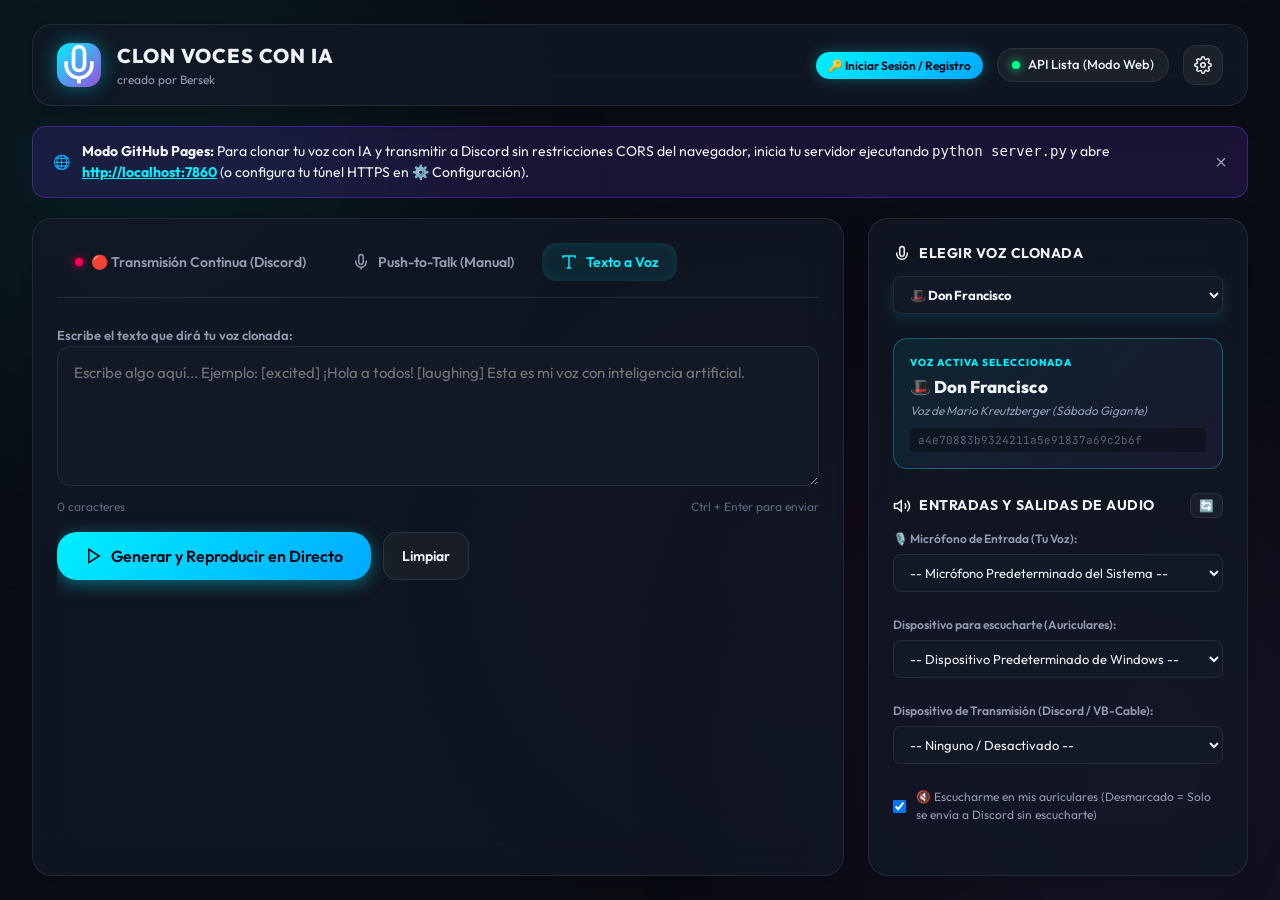
<file: index.html>
<!DOCTYPE html>
<html lang="es">

<head>
    <meta charset="UTF-8">
    <meta name="viewport" content="width=device-width, initial-scale=1.0">
    <title>Clonar voz con IA</title>
    <!-- Google Fonts -->
    <link rel="preconnect" href="https://fonts.googleapis.com">
    <link rel="preconnect" href="https://fonts.gstatic.com" crossorigin>
    <link
        href="https://fonts.googleapis.com/css2?family=Outfit:wght@300;400;500;600;700;800&family=JetBrains+Mono:wght@400;500&display=swap"
        rel="stylesheet">
    <link rel="icon" type="image/svg+xml"
        href="data:image/svg+xml,<svg xmlns='http://www.w3.org/2000/svg' viewBox='0 0 100 100'><text y='.9em' font-size='90'>🎙️</text></svg>">
    <!-- Cache control -->
    <meta http-equiv="Cache-Control" content="no-cache, no-store, must-revalidate">
    <meta http-equiv="Pragma" content="no-cache">
    <meta http-equiv="Expires" content="0">
    <link rel="stylesheet" href="style.css?v=2.5.1">
</head>

<body>
    <!-- Background glow ambient effects -->
    <div class="ambient-glow glow-1"></div>
    <div class="ambient-glow glow-2"></div>
    <div class="ambient-glow glow-3"></div>

    <div class="app-container">
        <!-- Top Navbar -->
        <header class="top-nav">
            <div class="brand">
                <div class="logo-icon">
                    <svg viewBox="0 0 24 24" fill="none" stroke="currentColor" stroke-width="2">
                        <path d="M12 2a3 3 0 0 0-3 3v7a3 3 0 0 0 6 0V5a3 3 0 0 0-3-3Z" />
                        <path d="M19 10v2a7 7 0 0 1-14 0v-2" />
                        <line x1="12" y1="19" x2="12" y2="22" />
                    </svg>
                </div>
                <div>
                    <h1>CLON VOCES CON IA</h1>
                    <p class="subtitle">creado por Bersek</p>
                </div>
            </div>

            <div class="nav-controls">
                <!-- User Auth Profile Widget -->
                <div id="userProfileWidget" class="user-profile-widget">
                    <button id="btnOpenLoginModal" class="btn btn-primary btn-sm btn-glow">
                        <span>🔑 Iniciar Sesión / Registro</span>
                    </button>
                    <div id="userInfoNav" class="user-info-nav hidden">
                        <div class="user-status-pill">
                            <span class="user-avatar">👤</span>
                            <span id="loggedInUsername" class="user-name">Usuario</span>
                            <span class="user-online-dot" title="Conectado a MongoDB"></span>
                        </div>
                        <button id="btnLogout" class="btn btn-outline btn-xs" title="Cerrar sesión">Salir</button>
                    </div>
                </div>

                <div id="apiStatusBadge" class="status-badge checking">
                    <span class="pulse-dot"></span>
                    <span id="statusText">Verificando API...</span>
                </div>

                <a href="https://fish.audio/app/developers" target="_blank" class="btn btn-outline btn-sm"
                    style="display: none;">
                    <svg width="14" height="14" viewBox="0 0 24 24" fill="none" stroke="currentColor" stroke-width="2">
                        <path d="M12 2v20M17 5H9.5a3.5 3.5 0 0 0 0 7h5a3.5 3.5 0 0 1 0 7H6" />
                    </svg>
                    Créditos API
                </a>
                <button id="btnOpenSettings" class="btn btn-icon" title="Configuración">
                    <svg width="18" height="18" viewBox="0 0 24 24" fill="none" stroke="currentColor" stroke-width="2">
                        <circle cx="12" cy="12" r="3" />
                        <path
                            d="M19.4 15a1.65 1.65 0 0 0 .33 1.82l.06.06a2 2 0 0 1 0 2.83 2 2 0 0 1-2.83 0l-.06-.06a1.65 1.65 0 0 0-1.82-.33 1.65 1.65 0 0 0-1 1.51V21a2 2 0 0 1-2 2 2 2 0 0 1-2-2v-.09A1.65 1.65 0 0 0 9 19.4a1.65 1.65 0 0 0-1.82.33l-.06.06a2 2 0 0 1-2.83 0 2 2 0 0 1 0-2.83l.06-.06a1.65 1.65 0 0 0 .33-1.82 1.65 1.65 0 0 0-1.51-1H3a2 2 0 0 1-2-2 2 2 0 0 1 2-2h.09A1.65 1.65 0 0 0 4.6 9a1.65 1.65 0 0 0-.33-1.82l-.06-.06a2 2 0 0 1 0-2.83 2 2 0 0 1 2.83 0l.06.06a1.65 1.65 0 0 0 1.82.33H9a1.65 1.65 0 0 0 1-1.51V3a2 2 0 0 1 2-2 2 2 0 0 1 2 2v.09a1.65 1.65 0 0 0 1 1.51 1.65 1.65 0 0 0 1.82-.33l.06-.06a2 2 0 0 1 2.83 0 2 2 0 0 1 0 2.83l-.06.06a1.65 1.65 0 0 0-.33 1.82V9a1.65 1.65 0 0 0 1.51 1H21a2 2 0 0 1 2 2 2 2 0 0 1-2 2h-.09a1.65 1.65 0 0 0-1.51 1z" />
                    </svg>
                </button>
            </div>
        </header>

        <!-- Credit Alert Banner (Shown if error 402) -->
        <div id="creditAlertBanner" class="credit-banner hidden">
            <div class="banner-content">
                <div class="banner-icon">⚠️</div>
                <div>
                    <strong>Aviso de Crédito de API (Error 402):</strong>
                    <span>Fish Audio gestiona el saldo de la API de forma independiente a la suscripción web. Debes
                        recargar o activar tu saldo de API de desarrollador en <a
                            href="https://fish.audio/app/developers"
                            target="_blank">fish.audio/app/developers</a>.</span>
                </div>
            </div>
            <button class="banner-close"
                onclick="document.getElementById('creditAlertBanner').classList.add('hidden')">×</button>
        </div>

        <!-- Server Connection Alert Banner (Shown on GitHub Pages if backend is not connected) -->
        <div id="corsAlertBanner" class="credit-banner hidden"
            style="background: rgba(124, 58, 237, 0.15); border-color: rgba(124, 58, 237, 0.4);">
            <div class="banner-content">
                <div class="banner-icon">🌐</div>
                <div>
                    <strong>Modo GitHub Pages:</strong>
                    <span>Para clonar tu voz con IA y transmitir a Discord sin restricciones CORS del navegador, inicia
                        tu servidor ejecutando <code>python server.py</code> y abre <a href="http://localhost:7860"
                            style="color:var(--primary); font-weight:bold;">http://localhost:7860</a> (o configura tu
                        túnel HTTPS en ⚙️ Configuración).</span>
                </div>
            </div>
            <button class="banner-close"
                onclick="document.getElementById('corsAlertBanner').classList.add('hidden')">×</button>
        </div>

        <!-- Main Layout Grid -->
        <main class="main-grid">
            <!-- Left Column: Voice Changer & Studio -->
            <section class="panel main-panel">
                <!-- Mode Tabs -->
                <div class="tabs-header">
                    <button class="tab-btn" data-tab="tab-continuous">
                        <span class="live-dot-icon"></span>
                        🔴 Transmisión Continua (Discord)
                    </button>
                    <button class="tab-btn" data-tab="tab-mic">
                        <svg width="18" height="18" viewBox="0 0 24 24" fill="none" stroke="currentColor"
                            stroke-width="2">
                            <path d="M12 2a3 3 0 0 0-3 3v7a3 3 0 0 0 6 0V5a3 3 0 0 0-3-3Z" />
                            <path d="M19 10v2a7 7 0 0 1-14 0v-2" />
                            <line x1="12" y1="19" x2="12" y2="22" />
                        </svg>
                        Push-to-Talk (Manual)
                    </button>
                    <button class="tab-btn active" data-tab="tab-tts">
                        <svg width="18" height="18" viewBox="0 0 24 24" fill="none" stroke="currentColor"
                            stroke-width="2">
                            <polyline points="4 7 4 4 20 4 20 7" />
                            <line x1="9" y1="20" x2="15" y2="20" />
                            <line x1="12" y1="4" x2="12" y2="20" />
                        </svg>
                        Texto a Voz
                    </button>
                    <button class="tab-btn" data-tab="tab-devices" style="display: none;">
                        <svg width="18" height="18" viewBox="0 0 24 24" fill="none" stroke="currentColor"
                            stroke-width="2">
                            <path d="M12 2a3 3 0 0 0-3 3v7a3 3 0 0 0 6 0V5a3 3 0 0 0-3-3Z" />
                            <path d="M19 10v2a7 7 0 0 1-14 0v-2" />
                            <line x1="12" y1="19" x2="12" y2="22" />
                            <circle cx="12" cy="12" r="1" />
                        </svg>
                        🎙️ Selector de Micrófono & Audio
                    </button>
                    <button class="tab-btn" data-tab="tab-guide" style="display: none;">
                        <svg width="18" height="18" viewBox="0 0 24 24" fill="none" stroke="currentColor"
                            stroke-width="2">
                            <circle cx="12" cy="12" r="10" />
                            <line x1="12" y1="16" x2="12" y2="12" />
                            <line x1="12" y1="8" x2="12.01" y2="8" />
                        </svg>
                        Guía Discord / Juegos
                    </button>
                </div>

                <!-- Tab 0: Continuous Live Streaming Mode -->
                <div id="tab-continuous" class="tab-content">
                    <div class="continuous-hub">
                        <!-- Master Live Toggle Banner -->
                        <div class="master-live-card">
                            <div class="live-info">
                                <div class="live-title-row">
                                    <span id="liveStateBadge" class="live-state-badge state-off">
                                        <span class="live-status-dot"></span>
                                        <span id="liveStateText">MODO ESPERA (APAGADO)</span>
                                    </span>
                                    <span class="live-subtext">Detección automática por voz (Manos Libres)</span>
                                </div>
                                <p class="live-desc">Habla con total normalidad. El sistema detectará cuando hablas,
                                    clonará tus frases con Fish Audio y las transmitirá en tiempo real a Discord sin
                                    tocar ningún botón.</p>
                            </div>
                            <div class="live-switch-wrapper">
                                <button id="btnToggleLive" class="btn-live-toggle">
                                    <span class="toggle-icon">⚡</span>
                                    <span id="btnToggleLiveText">ACTIVAR TRANSMISIÓN</span>
                                </button>
                            </div>
                        </div>

                        <!-- Real-Time Voice Activity / Noise Gate Meter -->
                        <div class="vad-meter-card">
                            <div class="meter-header">
                                <span>🎙️ Nivel de Entrada del Micrófono (VAD):</span>
                                <span id="vadStatusText" class="vad-level-text">En silencio</span>
                            </div>
                            <div class="meter-bar-container">
                                <div id="vadMeterFill" class="meter-bar-fill" style="width: 0%;"></div>
                                <div id="vadThresholdLine" class="meter-threshold-marker" style="left: 20%;"
                                    title="Umbral de Activación"></div>
                            </div>
                            <div class="meter-calibration-grid">
                                <div class="calib-item">
                                    <label class="calib-label">Sensibilidad / Umbral de Voz: <span
                                            id="valThreshold">20%</span></label>
                                    <input type="range" id="sliderVadThreshold" min="0" max="60" value="20"
                                        class="range-slider">
                                    <small>Ajusta para que no se active con tu respiración o ruido de fondo.</small>
                                </div>
                                <div class="calib-item">
                                    <label class="calib-label">⚡ Pausa para Enviar (Latencia): <span
                                            id="valSilenceTime">0.4s</span></label>
                                    <input type="range" id="sliderSilenceTime" min="2" max="10" value="4"
                                        class="range-slider">
                                    <small>Menor tiempo = Más rápido y en tiempo real (Recomendado: 0.3s -
                                        0.4s).</small>
                                </div>
                            </div>
                        </div>

                        <!-- Live Stream Sentences Feed -->
                        <div class="live-feed-card">
                            <div class="card-header-sm">
                                <span>📡 Historial de Transmisión en Directo a Discord:</span>
                                <button id="btnClearFeed" class="btn-text-sm">Limpiar feed</button>
                            </div>
                            <div id="liveSentencesFeed" class="sentences-feed">
                                <div class="empty-feed-msg">Cuando actives la transmisión y hables, verás las frases
                                    clonadas transmitiéndose aquí...</div>
                            </div>
                        </div>

                        <!-- Live Output Monitor Player -->
                        <div id="liveAudioCard" class="latest-audio-card hidden" style="margin-top: 16px;">
                            <div class="audio-info">
                                <span class="audio-title">🔊 Última Frase Transmitida</span>
                                <span id="liveAudioStatusTag" class="tag-status">✓ Emitido</span>
                            </div>
                            <audio id="liveAudioPlayer" controls style="width:100%; margin-top:10px;"></audio>
                        </div>
                    </div>
                </div>

                <!-- Tab 1: Live Mic Voice Changer (PTT) -->
                <div id="tab-mic" class="tab-content">
                    <div class="mic-hub">
                        <!-- Canvas Visualizer -->
                        <div class="visualizer-container">
                            <canvas id="visualizerCanvas"></canvas>
                            <div id="recordingBadge" class="rec-badge hidden">
                                <span class="rec-dot"></span> GRABANDO TU VOZ
                            </div>
                            <div id="processingBadge" class="proc-badge hidden">
                                <div class="spinner-small"></div> CLONANDO CON FISH AUDIO...
                            </div>
                        </div>

                        <!-- Big PTT Button -->
                        <div class="ptt-container">
                            <button id="btnPtt" class="ptt-btn">
                                <div class="ptt-inner">
                                    <svg class="mic-svg" viewBox="0 0 24 24" fill="none" stroke="currentColor"
                                        stroke-width="2">
                                        <path d="M12 2a3 3 0 0 0-3 3v7a3 3 0 0 0 6 0V5a3 3 0 0 0-3-3Z" />
                                        <path d="M19 10v2a7 7 0 0 1-14 0v-2" />
                                        <line x1="12" y1="19" x2="12" y2="22" />
                                    </svg>
                                    <span class="ptt-label">MANTÉN PULSADO PARA HABLAR</span>
                                    <span class="ptt-hint">o presiona la tecla [ESPACIO]</span>
                                </div>
                            </button>
                        </div>

                        <!-- Transcription Box -->
                        <div class="transcription-card">
                            <div class="card-header-sm">
                                <span>🗣️ Transcripción Detectada:</span>
                                <span id="transcriptionStatus" class="tag-status">Listo</span>
                            </div>
                            <div id="transcriptionText" class="transcription-text">
                                Habla al micrófono para ver la transcripción aquí y escucharla transformada con la voz
                                de IA...
                            </div>
                        </div>

                        <!-- Audio Player Output -->
                        <div id="latestAudioCard" class="latest-audio-card hidden">
                            <div class="audio-info">
                                <span class="audio-title">✨ Última Voz Clonada</span>
                                <span id="audioDuration" class="tag-status">Listo</span>
                            </div>
                            <audio id="audioPlayer" controls style="width:100%; margin-top:10px;"></audio>
                            <div class="audio-actions-row" style="margin-top: 10px; display: flex; gap: 10px;">
                                <button id="btnReplayMic" class="btn btn-sm btn-outline">🔁 Volver a Escuchar</button>
                                <a id="btnDownloadMic" class="btn btn-sm btn-outline" download="voz_clonada.mp3">⬇️
                                    Descargar MP3</a>
                            </div>
                        </div>
                    </div>
                </div>

                <!-- Tab 2: Text to Speech with Emotion Tags -->
                <div id="tab-tts" class="tab-content active">
                    <div class="tts-hub">
                        <label class="form-label">Escribe el texto que dirá tu voz clonada:</label>

                        <!-- Emotion Tags Quick Insert -->
                        <div class="emotion-tags-bar" style="display: none;">
                            <span class="tags-label">Emociones Fish Audio:</span>
                            <button class="tag-chip" onclick="insertTag('[excited]')">😃 [excited]</button>
                            <button class="tag-chip" onclick="insertTag('[laughing]')">😂 [laughing]</button>
                            <button class="tag-chip" onclick="insertTag('[whispering]')">🤫 [whispering]</button>
                            <button class="tag-chip" onclick="insertTag('[angry]')">😡 [angry]</button>
                            <button class="tag-chip" onclick="insertTag('[crying]')">😭 [crying]</button>
                            <button class="tag-chip" onclick="insertTag('[sighing]')">😮‍💨 [sighing]</button>
                            <button class="tag-chip" onclick="insertTag('[screaming]')">😱 [screaming]</button>
                        </div>

                        <div class="textarea-wrapper">
                            <textarea id="ttsTextInput"
                                placeholder="Escribe algo aquí... Ejemplo: [excited] ¡Hola a todos! [laughing] Esta es mi voz con inteligencia artificial."></textarea>
                            <div class="textarea-footer">
                                <span id="charCount">0 caracteres</span>
                                <span class="key-shortcut">Ctrl + Enter para enviar</span>
                            </div>
                        </div>

                        <div class="tts-actions">
                            <button id="btnGenerateTTS" class="btn btn-primary btn-lg">
                                <svg width="18" height="18" viewBox="0 0 24 24" fill="none" stroke="currentColor"
                                    stroke-width="2">
                                    <polygon points="5 3 19 12 5 21 5 3" />
                                </svg>
                                <span>Generar y Reproducir en Directo</span>
                            </button>
                            <button id="btnClearTTS" class="btn btn-outline">Limpiar</button>
                        </div>

                        <!-- Audio Player Output for TTS -->
                        <div id="ttsAudioCard" class="latest-audio-card hidden" style="margin-top: 20px;">
                            <div class="audio-info">
                                <span class="audio-title">✨ Audio Generado con Voz IA</span>
                                <span id="ttsAudioStatusTag" class="tag-status">Listo</span>
                            </div>
                            <audio id="ttsAudioPlayer" controls style="width:100%; margin-top:10px;"></audio>
                            <div class="audio-actions-row" style="margin-top: 10px; display: flex; gap: 10px;">
                                <button id="btnReplayTTS" class="btn btn-sm btn-outline">🔁 Volver a Escuchar</button>
                                <a id="btnDownloadTTS" class="btn btn-sm btn-outline" download="voz_ia.mp3">⬇️ Descargar
                                    MP3</a>
                            </div>
                        </div>
                    </div>
                </div>

                <!-- Tab 3: Discord / Virtual Cable Guide -->
                <div id="tab-guide" class="tab-content">
                    <div class="guide-card">
                        <h3>🎧 Cómo usar tu Voz Clonada en Discord, Juegos o Zoom</h3>
                        <div class="steps-list">
                            <div class="step-item">
                                <div class="step-num">1</div>
                                <div class="step-desc">
                                    <strong>Selecciona la Salida Secundaria en Configuración:</strong>
                                    <p>En el panel derecho, en <em>"Dispositivo de Transmisión (Discord/Juegos)"</em>,
                                        elige <strong>CABLE Input (VB-Audio Virtual Cable)</strong> o tu canal de
                                        <strong>Voicemeeter</strong>.
                                    </p>
                                </div>
                            </div>
                            <div class="step-item">
                                <div class="step-num">2</div>
                                <div class="step-desc">
                                    <strong>Configura Discord o tu Videojuego:</strong>
                                    <p>Abre Discord -> <em>Ajustes de Usuario</em> -> <em>Voz y Video</em> -> En
                                        <strong>Dispositivo de Entrada</strong> (Micrófono) selecciona <strong>CABLE
                                            Output (VB-Audio Virtual Cable)</strong>.
                                    </p>
                                </div>
                            </div>
                            <div class="step-item">
                                <div class="step-num">3</div>
                                <div class="step-desc">
                                    <strong>¡Habla y diviértete!</strong>
                                    <p>Cada vez que hables por este programa o generes un texto, tus amigos en Discord
                                        escucharán directamente la voz de IA clonada.</p>
                                </div>
                            </div>
                        </div>
                    </div>
                </div>

                <!-- Tab 4: Comprehensive Audio Input & Output Devices Control Center -->
                <div id="tab-devices" class="tab-content">
                    <div class="devices-hub">
                        <!-- Top Banner / Control Bar -->
                        <div class="device-hero-card">
                            <div class="device-hero-info">
                                <div class="device-hero-title">
                                    <span class="device-icon-badge">🎙️</span>
                                    <div>
                                        <h3>Selector de Micrófonos y Dispositivos de Audio</h3>
                                        <p>Elige qué micrófono capturará tu voz y gestiona tus salidas a auriculares y
                                            cables virtuales de Discord.</p>
                                    </div>
                                </div>
                            </div>
                            <div class="device-hero-actions">
                                <button id="btnRefreshDevicesTab" class="btn btn-outline">
                                    <span>🔄</span> Actualizar Dispositivos
                                </button>
                            </div>
                        </div>

                        <!-- Main Input Mic Selector & Live Audio Test Card -->
                        <div class="device-main-card">
                            <div class="section-subtitle space-between">
                                <span>🎙️ 1. SELECCIONAR MICRÓFONO DE ENTRADA ACTIVO</span>
                                <span id="micSelectedBadge" class="status-pill online">Micrófono Activo</span>
                            </div>

                            <div class="form-group" style="margin-top: 14px;">
                                <label class="form-label" style="font-size: 14px; font-weight: 600;">Elegir Micrófono
                                    para Captura de Voz:</label>
                                <select id="selectInputDeviceTab" class="form-select select-mic-large">
                                    <option value="">Cargando micrófonos disponibles...</option>
                                </select>
                            </div>

                            <!-- Live Microphone VU Meter & Test Canvas -->
                            <div class="mic-test-panel">
                                <div class="mic-test-header">
                                    <div class="mic-test-title">
                                        <strong>📊 Prueba de Micrófono en Tiempo Real:</strong>
                                        <span id="micTestStatus" class="status-pill idle">En reposo</span>
                                    </div>
                                    <button id="btnToggleMicTest" class="btn btn-sm btn-primary">
                                        <span id="btnToggleMicTestIcon">▶️</span>
                                        <span id="btnToggleMicTestText">Probar Micrófono</span>
                                    </button>
                                </div>

                                <!-- Dynamic VU Meter Bar -->
                                <div class="vu-meter-wrapper">
                                    <div class="vu-meter-scale">
                                        <span>Silencio</span>
                                        <span>Bajo</span>
                                        <span>Óptimo</span>
                                        <span>Alto / Saturación</span>
                                    </div>
                                    <div class="vu-meter-bar-bg">
                                        <div id="micTestVuFill" class="vu-meter-fill" style="width: 0%;"></div>
                                        <div class="vu-meter-marker-optimal" style="left: 60%;"
                                            title="Nivel Óptimo Recomendado"></div>
                                    </div>
                                </div>

                                <!-- Canvas Waveform -->
                                <canvas id="micTestCanvas" class="mic-test-canvas" width="600" height="70"></canvas>
                                <div class="mic-test-hint">💡 Habla por tu micrófono mientras la prueba esté activa para
                                    verificar que la barra se mueva y que capture tu voz correctamente.</div>
                            </div>
                        </div>

                        <!-- Output Devices Routing Card -->
                        <div class="device-main-card">
                            <div class="section-subtitle">
                                <span>🎧 2. ENRUTAMIENTO DE SALIDAS (AURICULARES Y DISCORD)</span>
                            </div>

                            <div class="routing-grid-two">
                                <div class="routing-box">
                                    <label class="form-label">🎧 Para escucharte a ti mismo
                                        (Auriculares/Parlantes):</label>
                                    <select id="selectPrimaryOutputTab" class="form-select">
                                        <option value="">Cargando salidas...</option>
                                    </select>
                                    <button id="btnTestPrimarySound" class="btn btn-sm btn-outline mt-2">
                                        <span>🔊</span> Probar Tono en Auriculares
                                    </button>
                                </div>

                                <div class="routing-box">
                                    <label class="form-label">⭐ Para transmitir a Discord / Juegos (VB-Cable):</label>
                                    <select id="selectSecondaryOutputTab" class="form-select">
                                        <option value="">Cargando salidas...</option>
                                    </select>
                                    <button id="btnTestSecondarySound" class="btn btn-sm btn-outline mt-2">
                                        <span>🔊</span> Probar Tono en Cable Discord
                                    </button>
                                </div>
                            </div>
                        </div>

                        <!-- Detected Microphones List Grid -->
                        <div class="device-main-card">
                            <div class="section-subtitle space-between">
                                <span>📋 3. TODOS LOS MICRÓFONOS DETECTADOS EN TU SISTEMA</span>
                                <span id="totalMicsBadge" class="status-pill idle">0 detectados</span>
                            </div>
                            <div id="detectedMicsList" class="detected-mics-grid">
                                <!-- Populated dynamically -->
                            </div>
                        </div>
                    </div>
                </div>
            </section>

            <!-- Right Column: Voice Selection & Audio Routing -->
            <aside class="panel side-panel">
                <!-- Active Voice & Dropdown Selector -->
                <div class="side-section">
                    <div class="section-title space-between">
                        <div style="display:flex; align-items:center; gap:8px;">
                            <svg width="18" height="18" viewBox="0 0 24 24" fill="none" stroke="currentColor"
                                stroke-width="2">
                                <path d="M12 2a3 3 0 0 0-3 3v7a3 3 0 0 0 6 0V5a3 3 0 0 0-3-3Z" />
                                <path d="M19 10v2a7 7 0 0 1-14 0v-2" />
                            </svg>
                            <span>Elegir Voz Clonada</span>
                        </div>
                    </div>

                    <!-- Main Voice Dropdown Menu -->
                    <div class="form-group">
                        <select id="voiceDropdownSelect" class="form-select select-voice-main">
                            <option value="">Cargando voces...</option>
                        </select>
                    </div>

                    <div class="active-voice-box">
                        <div class="voice-badge">VOZ ACTIVA SELECCIONADA</div>
                        <div id="activeVoiceName" class="active-voice-name">Cargando...</div>
                        <div id="activeVoiceDesc" class="active-voice-desc">...</div>
                        <div id="activeVoiceId" class="active-voice-id">...</div>
                    </div>
                </div>



                <!-- Audio Output Routing -->
                <div class="side-section">
                    <div class="section-title space-between">
                        <div style="display:flex; align-items:center; gap:8px;">
                            <svg width="18" height="18" viewBox="0 0 24 24" fill="none" stroke="currentColor"
                                stroke-width="2">
                                <polygon points="11 5 6 9 2 9 2 15 6 15 11 19 11 5" />
                                <path d="M19.07 4.93a10 10 0 0 1 0 14.14M15.54 8.46a5 5 0 0 1 0 7.07" />
                            </svg>
                            <span>Entradas y Salidas de Audio</span>
                        </div>
                        <button id="btnRefreshDevicesSide" class="btn btn-xs btn-outline"
                            title="Actualizar lista de micrófonos">🔄</button>
                    </div>

                    <div class="form-group">
                        <label class="form-label-sm">🎙️ Micrófono de Entrada (Tu Voz):</label>
                        <select id="selectInputDevice" class="form-select">
                            <option value="">Cargando micrófonos...</option>
                        </select>
                    </div>

                    <div class="form-group">
                        <label class="form-label-sm">Dispositivo para escucharte (Auriculares):</label>
                        <select id="selectPrimaryOutput" class="form-select">
                            <option value="">Cargando dispositivos...</option>
                        </select>
                    </div>

                    <div class="form-group">
                        <label class="form-label-sm">Dispositivo de Transmisión (Discord / VB-Cable):</label>
                        <select id="selectSecondaryOutput" class="form-select">
                            <option value="">Cargando dispositivos...</option>
                        </select>
                    </div>

                    <div class="checkbox-wrapper">
                        <input type="checkbox" id="checkHearMyself">
                        <label for="checkHearMyself">🔇 Escucharme en mis auriculares (Desmarcado = Solo se envía a
                            Discord sin escucharte)</label>
                    </div>
                </div>

                <!-- Voice Catalog / Bank -->
                <div class="side-section" style="display: none;">
                    <div class="section-title space-between">
                        <span>Lista Rápida de Voces</span>
                        <button id="btnAddNewVoice" class="btn btn-sm btn-outline">+ Añadir ID</button>
                    </div>

                    <div id="voiceList" class="voice-list" style="max-height: none; flex-grow: 1; overflow-y: auto;">
                        <!-- Loaded dynamically -->
                    </div>
                </div>
            </aside>
        </main>
    </div>

    <!-- Modal for Settings -->
    <div id="settingsModal" class="modal-overlay hidden">
        <div class="modal-card">
            <div class="modal-header">
                <h2>⚙️ Configuración General</h2>
                <button class="modal-close" onclick="closeSettingsModal()">×</button>
            </div>
            <div class="modal-body">
                <div class="form-group">
                    <label class="form-label">Fish Audio API Key:</label>
                    <input type="text" id="settingApiKey" class="form-input" placeholder="sk-fish-...">
                </div>
                <div class="form-group">
                    <label class="form-label">Modelo Fish Audio:</label>
                    <select id="settingModel" class="form-select">
                        <option value="s2.1-pro-free" selected>s2.1-pro-free (Predeterminado / Siempre activo)</option>
                        <option value="s2.1-pro">s2.1-pro</option>
                        <option value="s2-pro">s2-pro</option>
                        <option value="s2">s2</option>
                    </select>
                </div>
                <div class="form-group">
                    <label class="form-label">Idioma / Acento de Reconocimiento:</label>
                    <select id="settingLang" class="form-select">
                        <option value="es-CL">🇨🇱 Español (Chile - Modismos y fonética chilena)</option>
                        <option value="es-419">🌎 Español (Latinoamérica General)</option>
                        <option value="es-ES">🇪🇸 Español (España)</option>
                        <option value="es-MX">🇲🇽 Español (México)</option>
                        <option value="es-AR">🇦🇷 Español (Argentina)</option>
                        <option value="en-US">🇺🇸 English (US)</option>
                    </select>
                    <small class="form-help" style="color:var(--primary); margin-top:4px; display:block;">
                        🧠 <strong>Motor Activo:</strong> Whisper AI + Filtro de Ruido Dinámico FFmpeg (Precisión
                        Máxima)
                    </small>
                </div>
                <div class="form-group">
                    <label class="form-label">URL del Servidor Backend (para GitHub Pages):</label>
                    <input type="text" id="settingBackendUrl" class="form-input"
                        placeholder="http://localhost:7860 o https://tu-tunel.ngrok-free.app">
                    <small class="form-help">Si utilizas la web desde GitHub Pages, conéctala a tu servidor local
                        ejecutando <code>python server.py</code> o con tu túnel para evitar bloqueos de CORS del
                        navegador.</small>
                </div>
            </div>
            <div class="modal-footer">
                <button class="btn btn-outline" onclick="closeSettingsModal()">Cancelar</button>
                <button id="btnSaveSettings" class="btn btn-primary">Guardar Cambios</button>
            </div>
        </div>
    </div>

    <!-- Modal for Adding New Voice Reference ID -->
    <div id="newVoiceModal" class="modal-overlay hidden">
        <div class="modal-card">
            <div class="modal-header">
                <h2>➕ Añadir Nueva Voz de Fish Audio</h2>
                <button class="modal-close" onclick="closeNewVoiceModal()">×</button>
            </div>
            <div class="modal-body">
                <div class="form-group">
                    <label class="form-label">Reference ID de Fish Audio:</label>
                    <input type="text" id="newVoiceId" class="form-input"
                        placeholder="Ej: 97582f301e1c4f93a514ceda15e23e26">
                    <small class="form-help">Lo encuentras en la URL de cualquier voz pública en fish.audio</small>
                </div>
                <div class="form-group">
                    <label class="form-label">Nombre para la voz:</label>
                    <input type="text" id="newVoiceName" class="form-input"
                        placeholder="Ej: Mi Voz Clonada / Personaje">
                </div>
                <div class="form-group">
                    <label class="form-label">Descripción (opcional):</label>
                    <input type="text" id="newVoiceDesc" class="form-input" placeholder="Ej: Voz enérgica y juvenil">
                </div>
            </div>
            <div class="modal-footer">
                <button class="btn btn-outline" onclick="closeNewVoiceModal()">Cancelar</button>
                <button id="btnSaveNewVoice" class="btn btn-primary">Guardar Voz</button>
            </div>
        </div>
    </div>

    <!-- Modal for Authentication (Login / Register) -->
    <div id="authModal" class="modal-overlay hidden">
        <div class="modal-card auth-modal-card">
            <div class="modal-header auth-modal-header">
                <div class="auth-tabs">
                    <button id="tabAuthLogin" class="auth-tab-btn active" onclick="switchAuthMode('login')">Iniciar
                        Sesión</button>
                    <button id="tabAuthRegister" class="auth-tab-btn" onclick="switchAuthMode('register')">Crear
                        Cuenta</button>
                </div>
                <button class="modal-close" onclick="closeAuthModal()">×</button>
            </div>

            <div class="modal-body auth-modal-body">
                <!-- Alert error message -->
                <div id="authAlert" class="auth-alert hidden"></div>

                <!-- Username Input -->
                <div class="form-group">
                    <label class="form-label">Nombre de Usuario:</label>
                    <div class="input-with-icon">
                        <span class="input-icon">👤</span>
                        <input type="text" id="authUsername" class="form-input" placeholder="Tu usuario (ej: gamer123)">
                    </div>
                </div>

                <!-- Email Input (Register only) -->
                <div id="authEmailGroup" class="form-group hidden">
                    <label class="form-label">Correo Electrónico (opcional):</label>
                    <div class="input-with-icon">
                        <span class="input-icon">✉️</span>
                        <input type="email" id="authEmail" class="form-input" placeholder="correo@ejemplo.com">
                    </div>
                </div>

                <!-- Password Input -->
                <div class="form-group">
                    <label class="form-label">Contraseña:</label>
                    <div class="input-with-icon">
                        <span class="input-icon">🔒</span>
                        <input type="password" id="authPassword" class="form-input" placeholder="Mínimo 4 caracteres">
                    </div>
                </div>

                <!-- Submit Button -->
                <button id="btnSubmitAuth" class="btn btn-primary btn-block btn-lg"
                    style="margin-top:16px; width:100%;">
                    <span id="btnSubmitAuthText">Iniciar Sesión</span>
                </button>

                <!-- Footer Hint -->
                <p id="authFooterHint" class="auth-footer-hint">
                    ¿No tienes cuenta? <a href="javascript:void(0)" onclick="switchAuthMode('register')">Regístrate
                        aquí</a>
                </p>
            </div>
        </div>
    </div>

    <!-- Toast Notification -->
    <div id="toast" class="toast hidden"></div>

    <script src="app.js?v=2.5.1"></script>
</body>

</html>
</file>
<file: style.css>
:root {
    --bg-main: #0a0d14;
    --bg-card: rgba(18, 24, 38, 0.75);
    --bg-card-hover: rgba(28, 36, 56, 0.85);
    --bg-input: #121826;
    --border-color: rgba(255, 255, 255, 0.08);
    --border-glow: rgba(0, 240, 255, 0.3);
    
    --primary: #00f0ff;
    --primary-glow: rgba(0, 240, 255, 0.4);
    --secondary: #9d4edd;
    --accent: #ff007f;
    --success: #00ff88;
    --warning: #ffb703;
    --danger: #ff3366;
    
    --text-main: #f0f4f8;
    --text-muted: #8e9bb0;
    --text-dim: #5a667a;
    
    --radius-sm: 8px;
    --radius-md: 14px;
    --radius-lg: 20px;
    --radius-xl: 28px;
    
    --transition: all 0.25s cubic-bezier(0.16, 1, 0.3, 1);
}

* {
    margin: 0;
    padding: 0;
    box-sizing: border-box;
}

body {
    font-family: 'Outfit', -apple-system, BlinkMacSystemFont, sans-serif;
    background-color: var(--bg-main);
    color: var(--text-main);
    height: 100vh;
    overflow: hidden;
    position: relative;
    line-height: 1.5;
}

/* Ambient glow background */
.ambient-glow {
    position: fixed;
    border-radius: 50%;
    filter: blur(140px);
    pointer-events: none;
    z-index: 0;
    opacity: 0.25;
}
.glow-1 {
    width: 500px;
    height: 500px;
    background: radial-gradient(circle, var(--primary), transparent 70%);
    top: -100px;
    left: -100px;
}
.glow-2 {
    width: 600px;
    height: 600px;
    background: radial-gradient(circle, var(--secondary), transparent 70%);
    bottom: -150px;
    right: -150px;
}
.glow-3 {
    width: 400px;
    height: 400px;
    background: radial-gradient(circle, var(--accent), transparent 70%);
    top: 40%;
    left: 45%;
    opacity: 0.15;
}

.app-container {
    position: relative;
    z-index: 1;
    max-width: 1440px;
    margin: 0 auto;
    padding: 24px 32px;
    display: flex;
    flex-direction: column;
    gap: 20px;
    height: 100vh;
}

/* Header & Brand */
.top-nav {
    display: flex;
    justify-content: space-between;
    align-items: center;
    padding: 16px 24px;
    background: var(--bg-card);
    backdrop-filter: blur(20px);
    border: 1px solid var(--border-color);
    border-radius: var(--radius-lg);
    box-shadow: 0 8px 32px rgba(0, 0, 0, 0.3);
}

.brand {
    display: flex;
    align-items: center;
    gap: 16px;
}

.logo-icon {
    width: 44px;
    height: 44px;
    background: linear-gradient(135deg, var(--primary), var(--secondary));
    border-radius: var(--radius-md);
    display: flex;
    align-items: center;
    justify-content: center;
    color: #fff;
    box-shadow: 0 0 20px var(--primary-glow);
}

.brand h1 {
    font-size: 20px;
    font-weight: 800;
    letter-spacing: 1px;
}

.brand h1 span {
    color: var(--primary);
    text-shadow: 0 0 10px var(--primary-glow);
}

.subtitle {
    font-size: 12px;
    color: var(--text-muted);
    font-weight: 400;
}

.nav-controls {
    display: flex;
    align-items: center;
    gap: 14px;
}

/* Status Badges */
.status-badge {
    display: flex;
    align-items: center;
    gap: 8px;
    padding: 6px 14px;
    background: rgba(255, 255, 255, 0.05);
    border: 1px solid var(--border-color);
    border-radius: 30px;
    font-size: 13px;
    font-weight: 500;
}

.pulse-dot {
    width: 8px;
    height: 8px;
    border-radius: 50%;
    background: var(--warning);
    box-shadow: 0 0 10px var(--warning);
    animation: pulse 1.5s infinite;
}

.status-badge.online .pulse-dot {
    background: var(--success);
    box-shadow: 0 0 10px var(--success);
}

.status-badge.error .pulse-dot {
    background: var(--danger);
    box-shadow: 0 0 10px var(--danger);
}

@keyframes pulse {
    0%, 100% { transform: scale(1); opacity: 1; }
    50% { transform: scale(1.3); opacity: 0.6; }
}

/* Buttons */
.btn {
    display: inline-flex;
    align-items: center;
    justify-content: center;
    gap: 8px;
    padding: 10px 18px;
    font-size: 14px;
    font-weight: 600;
    border-radius: var(--radius-md);
    cursor: pointer;
    border: none;
    transition: var(--transition);
    text-decoration: none;
    font-family: inherit;
}

.btn-primary {
    background: linear-gradient(135deg, var(--primary), #00a8ff);
    color: #030712;
    box-shadow: 0 4px 18px var(--primary-glow);
}

.btn-primary:hover {
    transform: translateY(-2px);
    box-shadow: 0 6px 24px var(--primary-glow);
    filter: brightness(1.1);
}

.btn-outline {
    background: rgba(255, 255, 255, 0.04);
    border: 1px solid var(--border-color);
    color: var(--text-main);
}

.btn-outline:hover {
    background: rgba(255, 255, 255, 0.09);
    border-color: rgba(255, 255, 255, 0.2);
}

.btn-icon {
    width: 40px;
    height: 40px;
    padding: 0;
    border-radius: var(--radius-md);
    background: rgba(255, 255, 255, 0.05);
    color: var(--text-main);
    border: 1px solid var(--border-color);
}

.btn-icon:hover {
    background: rgba(255, 255, 255, 0.1);
    color: var(--primary);
}

.btn-sm {
    padding: 6px 12px;
    font-size: 12px;
}

.btn-lg {
    padding: 14px 28px;
    font-size: 16px;
    border-radius: var(--radius-lg);
}

.live-dot-icon {
    width: 8px;
    height: 8px;
    border-radius: 50%;
    background: #ff0055;
    box-shadow: 0 0 10px #ff0055;
    display: inline-block;
    animation: pulse 1.2s infinite;
}

/* Master Live Card */
.continuous-hub {
    display: flex;
    flex-direction: column;
    gap: 20px;
}

.master-live-card {
    background: linear-gradient(135deg, rgba(20, 28, 48, 0.9), rgba(12, 17, 30, 0.95));
    border: 1px solid var(--border-color);
    border-radius: var(--radius-lg);
    padding: 24px;
    display: flex;
    justify-content: space-between;
    align-items: center;
    gap: 24px;
    box-shadow: 0 10px 30px rgba(0, 0, 0, 0.3);
    position: relative;
    overflow: hidden;
}

.master-live-card.is-live-active {
    border-color: var(--success);
    box-shadow: 0 0 35px rgba(0, 255, 136, 0.2);
    background: linear-gradient(135deg, rgba(15, 38, 30, 0.9), rgba(10, 20, 18, 0.95));
}

.live-info {
    display: flex;
    flex-direction: column;
    gap: 8px;
}

.live-title-row {
    display: flex;
    align-items: center;
    gap: 14px;
}

.live-state-badge {
    display: inline-flex;
    align-items: center;
    gap: 8px;
    padding: 6px 14px;
    border-radius: 20px;
    font-size: 12px;
    font-weight: 800;
    letter-spacing: 0.5px;
}

.live-state-badge.state-off {
    background: rgba(255, 255, 255, 0.06);
    color: var(--text-muted);
    border: 1px solid var(--border-color);
}

.live-state-badge.state-listening {
    background: rgba(0, 255, 136, 0.15);
    color: var(--success);
    border: 1px solid var(--success);
    box-shadow: 0 0 15px rgba(0, 255, 136, 0.2);
}

.live-state-badge.state-speaking {
    background: rgba(255, 0, 85, 0.2);
    color: #ff3377;
    border: 1px solid #ff0055;
    box-shadow: 0 0 20px rgba(255, 0, 85, 0.3);
}

.live-state-badge.state-processing {
    background: rgba(0, 240, 255, 0.2);
    color: var(--primary);
    border: 1px solid var(--primary);
    box-shadow: 0 0 15px var(--primary-glow);
}

.live-status-dot {
    width: 8px;
    height: 8px;
    border-radius: 50%;
    background: currentColor;
    animation: pulse 1.2s infinite;
}

.live-subtext {
    font-size: 12px;
    color: var(--text-dim);
}

.live-desc {
    font-size: 13px;
    color: var(--text-muted);
    max-width: 600px;
}

.btn-live-toggle {
    padding: 16px 28px;
    font-size: 15px;
    font-weight: 800;
    letter-spacing: 0.5px;
    border-radius: var(--radius-lg);
    cursor: pointer;
    border: 2px solid var(--primary);
    background: linear-gradient(135deg, var(--primary), #0088ff);
    color: #030712;
    display: inline-flex;
    align-items: center;
    gap: 10px;
    box-shadow: 0 6px 25px var(--primary-glow);
    transition: var(--transition);
    font-family: inherit;
    white-space: nowrap;
}

.btn-live-toggle:hover {
    transform: translateY(-2px) scale(1.02);
    box-shadow: 0 10px 35px var(--primary-glow);
}

.btn-live-toggle.is-active {
    background: linear-gradient(135deg, #ff0055, #ff3366);
    border-color: #ff0055;
    box-shadow: 0 6px 25px rgba(255, 0, 85, 0.4);
    color: #fff;
}

/* VAD Meter Card */
.vad-meter-card {
    background: rgba(0, 0, 0, 0.25);
    border: 1px solid var(--border-color);
    border-radius: var(--radius-md);
    padding: 18px 20px;
    display: flex;
    flex-direction: column;
    gap: 14px;
}

.meter-header {
    display: flex;
    justify-content: space-between;
    font-size: 13px;
    font-weight: 600;
}

.vad-level-text {
    color: var(--primary);
    font-family: 'JetBrains Mono', monospace;
    font-size: 12px;
}

.meter-bar-container {
    position: relative;
    width: 100%;
    height: 18px;
    background: rgba(255, 255, 255, 0.05);
    border-radius: 9px;
    overflow: hidden;
    border: 1px solid var(--border-color);
}

.meter-bar-fill {
    height: 100%;
    background: linear-gradient(90deg, var(--primary), var(--secondary), var(--accent));
    transition: width 0.05s ease-out;
    border-radius: 9px;
}

.meter-threshold-marker {
    position: absolute;
    top: 0;
    bottom: 0;
    width: 3px;
    background: #ff0055;
    box-shadow: 0 0 8px #ff0055;
    z-index: 5;
}

.meter-calibration-grid {
    display: grid;
    grid-template-columns: 1fr 1fr;
    gap: 20px;
    margin-top: 4px;
}

.calib-item {
    display: flex;
    flex-direction: column;
    gap: 6px;
}

.calib-label {
    display: flex;
    justify-content: space-between;
    font-size: 12px;
    font-weight: 600;
    color: var(--text-muted);
}

.calib-label span {
    color: var(--primary);
    font-family: 'JetBrains Mono', monospace;
}

.range-slider {
    width: 100%;
    accent-color: var(--primary);
    cursor: pointer;
}

.calib-item small {
    font-size: 11px;
    color: var(--text-dim);
}

/* Live Sentences Feed */
.live-feed-card {
    background: rgba(0, 0, 0, 0.25);
    border: 1px solid var(--border-color);
    border-radius: var(--radius-md);
    padding: 16px 20px;
}

.btn-text-sm {
    background: none;
    border: none;
    color: var(--text-dim);
    font-size: 11px;
    cursor: pointer;
}

.btn-text-sm:hover {
    color: var(--text-muted);
}

.sentences-feed {
    display: flex;
    flex-direction: column;
    gap: 10px;
    max-height: 220px;
    overflow-y: auto;
    margin-top: 10px;
    padding-right: 4px;
}

.empty-feed-msg {
    font-size: 13px;
    color: var(--text-dim);
    font-style: italic;
    padding: 20px 0;
    text-align: center;
}

.feed-item {
    background: rgba(255, 255, 255, 0.03);
    border: 1px solid var(--border-color);
    border-radius: var(--radius-md);
    padding: 12px 16px;
    display: flex;
    justify-content: space-between;
    align-items: center;
    gap: 16px;
    animation: fadeIn 0.3s ease;
    transition: var(--transition);
}

.feed-item:hover {
    border-color: rgba(0, 240, 255, 0.3);
    background: rgba(255, 255, 255, 0.05);
}

.feed-item.playing {
    border-color: var(--success);
    background: rgba(0, 255, 136, 0.08);
    box-shadow: 0 0 15px rgba(0, 255, 136, 0.15);
}

.feed-main {
    display: flex;
    flex-direction: column;
    gap: 4px;
    flex: 1;
}

.feed-text {
    font-size: 14px;
    font-weight: 500;
    color: var(--text-main);
}

.feed-voice-sub {
    font-size: 11px;
    color: var(--text-muted);
    font-family: 'JetBrains Mono', monospace;
}

.feed-meta {
    display: flex;
    align-items: center;
    gap: 8px;
    flex-shrink: 0;
}

.feed-time {
    font-size: 11px;
    color: var(--text-dim);
    font-family: 'JetBrains Mono', monospace;
}

.feed-tag {
    font-size: 10px;
    font-weight: 700;
    padding: 3px 8px;
    border-radius: 4px;
    background: rgba(0, 240, 255, 0.1);
    color: var(--primary);
}

.feed-tag.done {
    background: rgba(0, 255, 136, 0.15);
    color: var(--success);
}

/* Replay to Discord Button */
.btn-replay-discord {
    background: linear-gradient(135deg, rgba(0, 240, 255, 0.15), rgba(0, 136, 255, 0.15));
    border: 1px solid var(--primary);
    color: #00f0ff;
    padding: 6px 12px;
    border-radius: var(--radius-sm);
    font-size: 12px;
    font-weight: 700;
    cursor: pointer;
    display: inline-flex;
    align-items: center;
    gap: 6px;
    transition: var(--transition);
    font-family: inherit;
    white-space: nowrap;
}

.btn-replay-discord:hover {
    background: linear-gradient(135deg, var(--primary), #0088ff);
    color: #030712;
    transform: translateY(-1px);
    box-shadow: 0 4px 15px var(--primary-glow);
}

.btn-replay-discord:active {
    transform: scale(0.96);
}

.btn-listen-local {
    background: rgba(255, 255, 255, 0.05);
    border: 1px solid var(--border-color);
    color: var(--text-muted);
    padding: 6px 8px;
    border-radius: var(--radius-sm);
    cursor: pointer;
    display: inline-flex;
    align-items: center;
    justify-content: center;
    font-size: 12px;
    transition: var(--transition);
}

.btn-listen-local:hover {
    background: rgba(255, 255, 255, 0.12);
    color: var(--text-main);
}

/* Credit Alert Banner */
.credit-banner {
    display: flex;
    justify-content: space-between;
    align-items: center;
    background: linear-gradient(90deg, rgba(255, 183, 3, 0.15), rgba(255, 51, 102, 0.15));
    border: 1px solid rgba(255, 183, 3, 0.4);
    padding: 14px 20px;
    border-radius: var(--radius-md);
    animation: fadeIn 0.3s ease;
}

.banner-content {
    display: flex;
    align-items: center;
    gap: 12px;
    font-size: 14px;
}

.banner-content a {
    color: var(--primary);
    text-decoration: underline;
    font-weight: 600;
}

.banner-close {
    background: none;
    border: none;
    color: var(--text-muted);
    font-size: 20px;
    cursor: pointer;
}

/* Grid Layout */
.main-grid {
    display: grid;
    grid-template-columns: 1fr 380px;
    gap: 24px;
    flex: 1;
    min-height: 0;
}

.panel {
    background: var(--bg-card);
    backdrop-filter: blur(20px);
    border: 1px solid var(--border-color);
    border-radius: var(--radius-lg);
    padding: 24px;
    box-shadow: 0 8px 32px rgba(0, 0, 0, 0.2);
    display: flex;
    flex-direction: column;
    overflow: hidden;
}

/* Tabs */
.tabs-header {
    display: flex;
    gap: 10px;
    border-bottom: 1px solid var(--border-color);
    padding-bottom: 16px;
    margin-bottom: 24px;
}

.tab-btn {
    background: transparent;
    border: none;
    color: var(--text-muted);
    padding: 10px 18px;
    font-size: 14px;
    font-weight: 600;
    border-radius: var(--radius-md);
    cursor: pointer;
    display: flex;
    align-items: center;
    gap: 8px;
    transition: var(--transition);
    font-family: inherit;
}

.tab-btn:hover {
    color: var(--text-main);
    background: rgba(255, 255, 255, 0.04);
}

.tab-btn.active {
    color: var(--primary);
    background: rgba(0, 240, 255, 0.08);
    box-shadow: inset 0 0 12px rgba(0, 240, 255, 0.1);
}

.tab-content {
    display: none;
    animation: fadeIn 0.3s ease;
}

.tab-content.active {
    display: flex;
    flex-direction: column;
    flex-grow: 1;
    overflow-y: auto;
    overflow-x: hidden;
}

/* Visualizer Container */
.visualizer-container {
    position: relative;
    width: 100%;
    height: 160px;
    background: rgba(0, 0, 0, 0.3);
    border: 1px solid var(--border-color);
    border-radius: var(--radius-lg);
    overflow: hidden;
    margin-bottom: 24px;
    display: flex;
    align-items: center;
    justify-content: center;
}

#visualizerCanvas {
    width: 100%;
    height: 100%;
    display: block;
}

.rec-badge, .proc-badge {
    position: absolute;
    top: 14px;
    left: 16px;
    padding: 6px 14px;
    border-radius: 20px;
    font-size: 12px;
    font-weight: 700;
    letter-spacing: 0.5px;
    display: flex;
    align-items: center;
    gap: 8px;
    backdrop-filter: blur(8px);
}

.rec-badge {
    background: rgba(255, 51, 102, 0.2);
    border: 1px solid var(--danger);
    color: #ff6b8b;
}

.rec-dot {
    width: 8px;
    height: 8px;
    border-radius: 50%;
    background: var(--danger);
    animation: pulse 1s infinite;
}

.proc-badge {
    background: rgba(0, 240, 255, 0.2);
    border: 1px solid var(--primary);
    color: var(--primary);
}

.spinner-small {
    width: 12px;
    height: 12px;
    border: 2px solid rgba(0, 240, 255, 0.3);
    border-top-color: var(--primary);
    border-radius: 50%;
    animation: spin 0.8s linear infinite;
}

@keyframes spin {
    to { transform: rotate(360deg); }
}

/* PTT Button */
.ptt-container {
    display: flex;
    justify-content: center;
    margin-bottom: 24px;
}

.ptt-btn {
    width: 100%;
    max-width: 480px;
    height: 130px;
    background: linear-gradient(145deg, rgba(20, 28, 45, 0.9), rgba(12, 17, 30, 0.9));
    border: 2px solid var(--border-color);
    border-radius: var(--radius-xl);
    cursor: pointer;
    transition: var(--transition);
    box-shadow: 0 10px 30px rgba(0, 0, 0, 0.4);
    position: relative;
    overflow: hidden;
}

.ptt-btn::before {
    content: '';
    position: absolute;
    inset: 0;
    background: radial-gradient(circle at center, var(--primary-glow), transparent 70%);
    opacity: 0;
    transition: var(--transition);
}

.ptt-btn:hover {
    border-color: var(--primary);
    transform: translateY(-2px);
    box-shadow: 0 14px 40px rgba(0, 240, 255, 0.15);
}

.ptt-btn:hover::before {
    opacity: 0.15;
}

.ptt-btn.active-recording {
    border-color: var(--danger);
    background: linear-gradient(145deg, rgba(45, 15, 25, 0.9), rgba(25, 8, 15, 0.9));
    box-shadow: 0 0 50px rgba(255, 51, 102, 0.4);
    transform: scale(0.98);
}

.ptt-inner {
    position: relative;
    z-index: 2;
    display: flex;
    flex-direction: column;
    align-items: center;
    justify-content: center;
    gap: 8px;
    height: 100%;
}

.mic-svg {
    width: 32px;
    height: 32px;
    color: var(--primary);
    transition: var(--transition);
}

.ptt-btn.active-recording .mic-svg {
    color: var(--danger);
    animation: pulse 1s infinite;
}

.ptt-label {
    font-size: 15px;
    font-weight: 800;
    letter-spacing: 1px;
    color: var(--text-main);
}

.ptt-hint {
    font-size: 12px;
    color: var(--text-dim);
    font-family: 'JetBrains Mono', monospace;
}

/* Transcription Card */
.transcription-card {
    background: rgba(0, 0, 0, 0.25);
    border: 1px solid var(--border-color);
    border-radius: var(--radius-md);
    padding: 16px;
    margin-bottom: 20px;
}

.card-header-sm {
    display: flex;
    justify-content: space-between;
    align-items: center;
    font-size: 12px;
    font-weight: 600;
    color: var(--text-muted);
    margin-bottom: 8px;
}

.tag-status {
    padding: 2px 8px;
    border-radius: 12px;
    background: rgba(255, 255, 255, 0.05);
    color: var(--primary);
    font-size: 11px;
}

.transcription-text {
    font-size: 15px;
    color: var(--text-main);
    min-height: 48px;
    line-height: 1.6;
    font-style: italic;
}

/* Latest Audio Card */
.latest-audio-card {
    background: rgba(0, 240, 255, 0.03);
    border: 1px solid rgba(0, 240, 255, 0.2);
    border-radius: var(--radius-md);
    padding: 14px 18px;
    display: flex;
    flex-direction: column;
    gap: 10px;
    animation: fadeIn 0.3s ease;
}

.audio-info {
    display: flex;
    justify-content: space-between;
    font-size: 13px;
    font-weight: 600;
    color: var(--primary);
}

audio {
    width: 100%;
    height: 38px;
    filter: invert(0.85) hue-rotate(180deg);
}

/* TTS Hub */
.emotion-tags-bar {
    display: flex;
    flex-wrap: wrap;
    gap: 8px;
    align-items: center;
    margin: 12px 0;
}

.tags-label {
    font-size: 12px;
    color: var(--text-dim);
    font-weight: 600;
}

.tag-chip {
    background: rgba(255, 255, 255, 0.05);
    border: 1px solid var(--border-color);
    color: var(--text-muted);
    padding: 4px 10px;
    border-radius: 16px;
    font-size: 12px;
    cursor: pointer;
    font-family: 'JetBrains Mono', monospace;
    transition: var(--transition);
}

.tag-chip:hover {
    background: rgba(0, 240, 255, 0.15);
    border-color: var(--primary);
    color: var(--primary);
    transform: translateY(-1px);
}

.textarea-wrapper {
    position: relative;
    margin-bottom: 16px;
}

textarea {
    width: 100%;
    height: 140px;
    background: var(--bg-input);
    border: 1px solid var(--border-color);
    border-radius: var(--radius-md);
    padding: 16px;
    color: var(--text-main);
    font-size: 15px;
    font-family: inherit;
    resize: vertical;
    outline: none;
    transition: var(--transition);
}

textarea:focus {
    border-color: var(--primary);
    box-shadow: 0 0 15px rgba(0, 240, 255, 0.15);
}

.textarea-footer {
    display: flex;
    justify-content: space-between;
    font-size: 12px;
    color: var(--text-dim);
    margin-top: 6px;
}

.tts-actions {
    display: flex;
    gap: 12px;
}

/* Guide */
.guide-card h3 {
    font-size: 18px;
    color: var(--primary);
    margin-bottom: 20px;
}

.steps-list {
    display: flex;
    flex-direction: column;
    gap: 16px;
}

.step-item {
    display: flex;
    gap: 16px;
    align-items: flex-start;
    background: rgba(255, 255, 255, 0.02);
    padding: 16px;
    border-radius: var(--radius-md);
    border: 1px solid var(--border-color);
}

.step-num {
    width: 32px;
    height: 32px;
    background: linear-gradient(135deg, var(--primary), var(--secondary));
    color: #030712;
    border-radius: 50%;
    display: flex;
    align-items: center;
    justify-content: center;
    font-weight: 800;
    font-size: 14px;
    flex-shrink: 0;
}

.step-desc strong {
    color: var(--text-main);
    display: block;
    margin-bottom: 4px;
}

.step-desc p {
    color: var(--text-muted);
    font-size: 14px;
}

/* Side Panel */
.side-panel {
    display: flex;
    flex-direction: column;
    gap: 24px;
}

.side-section {
    display: flex;
    flex-direction: column;
    gap: 12px;
}

.section-title {
    display: flex;
    align-items: center;
    gap: 8px;
    font-size: 14px;
    font-weight: 700;
    color: var(--text-main);
    text-transform: uppercase;
    letter-spacing: 0.5px;
}

.section-title.space-between {
    justify-content: space-between;
}

.select-voice-main {
    font-size: 14px;
    font-weight: 700;
    padding: 12px 14px;
    background: #141c2e;
    border: 2px solid var(--primary);
    border-radius: var(--radius-md);
    color: #00f0ff;
    box-shadow: 0 4px 15px rgba(0, 240, 255, 0.15);
    cursor: pointer;
}

.select-voice-main:focus {
    box-shadow: 0 0 20px rgba(0, 240, 255, 0.3);
}

.select-voice-main option {
    background: #0d1320;
    color: #f0f4f8;
    padding: 8px;
    font-weight: 500;
}

.active-voice-box {
    background: linear-gradient(135deg, rgba(0, 240, 255, 0.08), rgba(157, 78, 221, 0.08));
    border: 1px solid rgba(0, 240, 255, 0.3);
    border-radius: var(--radius-md);
    padding: 16px;
    position: relative;
    overflow: hidden;
}

.voice-badge {
    font-size: 10px;
    font-weight: 800;
    color: var(--primary);
    letter-spacing: 1px;
    margin-bottom: 4px;
}

.active-voice-name {
    font-size: 17px;
    font-weight: 800;
    color: var(--text-main);
    margin-bottom: 2px;
}

.active-voice-desc {
    font-size: 12px;
    color: var(--text-muted);
    margin-bottom: 8px;
    font-style: italic;
}

.active-voice-id {
    font-family: 'JetBrains Mono', monospace;
    font-size: 11px;
    color: var(--text-dim);
    word-break: break-all;
    background: rgba(0, 0, 0, 0.3);
    padding: 4px 8px;
    border-radius: 4px;
}

/* Voice List */
.voice-list {
    display: flex;
    flex-direction: column;
    gap: 8px;
    max-height: 200px;
    overflow-y: auto;
    padding-right: 4px;
}

.voice-card {
    background: rgba(255, 255, 255, 0.03);
    border: 1px solid var(--border-color);
    border-radius: var(--radius-sm);
    padding: 10px 14px;
    cursor: pointer;
    transition: var(--transition);
    display: flex;
    justify-content: space-between;
    align-items: center;
}

.voice-card:hover {
    background: rgba(255, 255, 255, 0.07);
    border-color: rgba(255, 255, 255, 0.2);
}

.voice-card.selected {
    border-color: var(--primary);
    background: rgba(0, 240, 255, 0.08);
}

.voice-card-name {
    font-size: 13px;
    font-weight: 600;
}

.voice-card-id {
    font-size: 10px;
    font-family: 'JetBrains Mono', monospace;
    color: var(--text-dim);
}

/* Form inputs & selects */
.form-group {
    display: flex;
    flex-direction: column;
    gap: 6px;
    margin-bottom: 12px;
}

.form-label {
    font-size: 13px;
    font-weight: 600;
    color: var(--text-muted);
}

.form-label-sm {
    font-size: 12px;
    font-weight: 600;
    color: var(--text-muted);
}

.form-select, .form-input {
    width: 100%;
    background: var(--bg-input);
    border: 1px solid var(--border-color);
    border-radius: var(--radius-sm);
    padding: 9px 12px;
    color: var(--text-main);
    font-size: 13px;
    font-family: inherit;
    outline: none;
    transition: var(--transition);
}

.form-select:focus, .form-input:focus {
    border-color: var(--primary);
}

.form-help {
    font-size: 11px;
    color: var(--text-dim);
}

.checkbox-wrapper {
    display: flex;
    align-items: center;
    gap: 10px;
    font-size: 12px;
    color: var(--text-muted);
    cursor: pointer;
}

/* Modals */
.modal-overlay {
    position: fixed;
    inset: 0;
    background: rgba(0, 0, 0, 0.7);
    backdrop-filter: blur(8px);
    display: flex;
    align-items: center;
    justify-content: center;
    z-index: 100;
    animation: fadeIn 0.2s ease;
}

.modal-card {
    background: #101624;
    border: 1px solid var(--border-color);
    border-radius: var(--radius-lg);
    width: 100%;
    max-width: 500px;
    padding: 24px;
    box-shadow: 0 20px 50px rgba(0, 0, 0, 0.6);
}

.modal-header {
    display: flex;
    justify-content: space-between;
    align-items: center;
    margin-bottom: 20px;
}

.modal-header h2 {
    font-size: 18px;
    color: var(--text-main);
}

.modal-close {
    background: none;
    border: none;
    font-size: 24px;
    color: var(--text-muted);
    cursor: pointer;
}

.modal-footer {
    display: flex;
    justify-content: flex-end;
    gap: 12px;
    margin-top: 20px;
}

/* Toast */
.toast {
    position: fixed;
    bottom: 24px;
    right: 24px;
    padding: 12px 20px;
    background: #141c2e;
    border: 1px solid var(--primary);
    border-radius: var(--radius-md);
    color: var(--text-main);
    font-size: 14px;
    box-shadow: 0 8px 30px rgba(0, 0, 0, 0.5);
    z-index: 1000;
    animation: slideUp 0.3s ease;
}

.hidden {
    display: none !important;
}

@keyframes fadeIn {
    from { opacity: 0; transform: scale(0.98); }
    to { opacity: 1; transform: scale(1); }
}

@keyframes slideUp {
    from { transform: translateY(20px); opacity: 0; }
    to { transform: translateY(0); opacity: 1; }
}

/* User Auth Profile Widget */
.user-profile-widget {
    display: flex;
    align-items: center;
}

.user-info-nav {
    display: flex;
    align-items: center;
    gap: 10px;
    background: rgba(0, 240, 255, 0.06);
    border: 1px solid rgba(0, 240, 255, 0.25);
    padding: 4px 10px;
    border-radius: 20px;
    box-shadow: 0 0 15px rgba(0, 240, 255, 0.08);
}

.user-status-pill {
    display: flex;
    align-items: center;
    gap: 6px;
    font-size: 13px;
    font-weight: 700;
    color: var(--primary);
}

.user-avatar {
    font-size: 14px;
}

.user-online-dot {
    width: 8px;
    height: 8px;
    border-radius: 50%;
    background: #00ff88;
    box-shadow: 0 0 8px #00ff88;
}

.btn-xs {
    padding: 2px 8px;
    font-size: 11px;
    border-radius: 12px;
}

.btn-glow {
    box-shadow: 0 0 15px rgba(0, 240, 255, 0.3);
    animation: pulseGlow 2.5s infinite;
}

@keyframes pulseGlow {
    0%, 100% { box-shadow: 0 0 12px rgba(0, 240, 255, 0.3); }
    50% { box-shadow: 0 0 22px rgba(0, 240, 255, 0.6); }
}

/* Auth Modal Specifics */
.auth-modal-card {
    max-width: 440px;
    border-color: rgba(0, 240, 255, 0.3);
    background: linear-gradient(165deg, #121929, #0a0e18);
    box-shadow: 0 20px 60px rgba(0, 0, 0, 0.8), 0 0 30px rgba(0, 240, 255, 0.15);
}

.auth-modal-header {
    border-bottom: 1px solid var(--border-color);
    padding-bottom: 14px;
    margin-bottom: 18px;
}

.auth-tabs {
    display: flex;
    gap: 8px;
    background: rgba(0, 0, 0, 0.3);
    padding: 4px;
    border-radius: var(--radius-md);
    border: 1px solid var(--border-color);
}

.auth-tab-btn {
    background: transparent;
    border: none;
    color: var(--text-muted);
    font-size: 13px;
    font-weight: 700;
    padding: 6px 14px;
    border-radius: var(--radius-sm);
    cursor: pointer;
    transition: var(--transition);
    font-family: inherit;
}

.auth-tab-btn:hover {
    color: var(--text-main);
}

.auth-tab-btn.active {
    background: var(--primary);
    color: #030712;
    box-shadow: 0 2px 10px rgba(0, 240, 255, 0.3);
}

.auth-alert {
    padding: 10px 14px;
    border-radius: var(--radius-sm);
    font-size: 13px;
    margin-bottom: 16px;
    display: flex;
    align-items: center;
    gap: 8px;
    animation: fadeIn 0.2s ease;
}

.auth-alert.error {
    background: rgba(255, 51, 102, 0.15);
    border: 1px solid var(--danger);
    color: #ff6b8b;
}

.auth-alert.success {
    background: rgba(0, 255, 136, 0.15);
    border: 1px solid var(--success);
    color: #00ff88;
}

.input-with-icon {
    position: relative;
    display: flex;
    align-items: center;
}

.input-icon {
    position: absolute;
    left: 12px;
    font-size: 14px;
    color: var(--text-muted);
    pointer-events: none;
}

.input-with-icon input {
    padding-left: 36px;
}

.auth-footer-hint {
    margin-top: 18px;
    text-align: center;
    font-size: 13px;
    color: var(--text-muted);
}

.auth-footer-hint a {
    color: var(--primary);
    text-decoration: underline;
    font-weight: 600;
}

/* Scrollbar */
::-webkit-scrollbar {
    width: 6px;
}
::-webkit-scrollbar-track {
    background: rgba(0, 0, 0, 0.1);
}
::-webkit-scrollbar-thumb {
    background: rgba(255, 255, 255, 0.15);
    border-radius: 4px;
}
::-webkit-scrollbar-thumb:hover {
    background: rgba(0, 240, 255, 0.4);
}

/* =========================================================================
   🎙️ AUDIO DEVICES & MICROPHONE CONTROL CENTER STYLES
   ========================================================================= */

.devices-hub {
    display: flex;
    flex-direction: column;
    gap: 20px;
}

.device-hero-card {
    background: linear-gradient(135deg, rgba(18, 24, 38, 0.9), rgba(0, 240, 255, 0.08));
    border: 1px solid rgba(0, 240, 255, 0.25);
    border-radius: var(--radius-lg);
    padding: 22px 26px;
    display: flex;
    justify-content: space-between;
    align-items: center;
    gap: 20px;
    box-shadow: 0 8px 30px rgba(0, 0, 0, 0.3);
}

.device-hero-title {
    display: flex;
    align-items: center;
    gap: 16px;
}

.device-icon-badge {
    font-size: 32px;
    background: rgba(0, 240, 255, 0.12);
    border: 1px solid var(--primary);
    width: 60px;
    height: 60px;
    border-radius: var(--radius-md);
    display: flex;
    align-items: center;
    justify-content: center;
    box-shadow: 0 0 20px rgba(0, 240, 255, 0.25);
}

.device-hero-title h3 {
    font-size: 19px;
    font-weight: 700;
    color: var(--text-main);
    margin-bottom: 4px;
}

.device-hero-title p {
    font-size: 13px;
    color: var(--text-muted);
}

.device-main-card {
    background: var(--bg-card);
    border: 1px solid var(--border-color);
    border-radius: var(--radius-lg);
    padding: 24px;
    backdrop-filter: blur(20px);
    display: flex;
    flex-direction: column;
    gap: 16px;
    transition: var(--transition);
}

.device-main-card:hover {
    border-color: rgba(0, 240, 255, 0.2);
}

.select-mic-large {
    font-size: 15px;
    font-weight: 600;
    padding: 14px 18px;
    background-color: #0d121c;
    border: 1px solid rgba(0, 240, 255, 0.3);
    border-radius: var(--radius-md);
    box-shadow: 0 4px 15px rgba(0, 0, 0, 0.2);
}

.select-mic-large:focus {
    border-color: var(--primary);
    box-shadow: 0 0 20px var(--primary-glow);
}

/* Mic Live Test Panel */
.mic-test-panel {
    background: rgba(10, 14, 22, 0.85);
    border: 1px solid rgba(255, 255, 255, 0.06);
    border-radius: var(--radius-md);
    padding: 18px 20px;
    display: flex;
    flex-direction: column;
    gap: 14px;
}

.mic-test-header {
    display: flex;
    justify-content: space-between;
    align-items: center;
}

.mic-test-title {
    display: flex;
    align-items: center;
    gap: 10px;
    font-size: 14px;
}

.status-pill {
    font-size: 11px;
    font-weight: 700;
    text-transform: uppercase;
    letter-spacing: 0.5px;
    padding: 4px 10px;
    border-radius: 20px;
}

.status-pill.idle {
    background: rgba(255, 255, 255, 0.08);
    color: var(--text-muted);
}

.status-pill.active {
    background: rgba(0, 240, 255, 0.15);
    color: var(--primary);
    border: 1px solid var(--primary);
    box-shadow: 0 0 10px var(--primary-glow);
}

.status-pill.online {
    background: rgba(0, 255, 136, 0.15);
    color: var(--success);
    border: 1px solid var(--success);
}

.status-pill.clipping {
    background: rgba(255, 51, 102, 0.2);
    color: var(--danger);
    border: 1px solid var(--danger);
}

/* VU Meter Scale & Bar */
.vu-meter-wrapper {
    display: flex;
    flex-direction: column;
    gap: 6px;
}

.vu-meter-scale {
    display: flex;
    justify-content: space-between;
    font-size: 11px;
    color: var(--text-dim);
    font-family: 'JetBrains Mono', monospace;
    padding: 0 4px;
}

.vu-meter-bar-bg {
    height: 16px;
    background: #090c12;
    border-radius: 8px;
    overflow: hidden;
    position: relative;
    border: 1px solid rgba(255, 255, 255, 0.08);
}

.vu-meter-fill {
    height: 100%;
    width: 0%;
    background: linear-gradient(90deg, #00ff88 0%, #00f0ff 60%, #ffb703 85%, #ff3366 100%);
    border-radius: 8px;
    transition: width 0.06s ease;
    box-shadow: 0 0 12px rgba(0, 240, 255, 0.5);
}

.vu-meter-marker-optimal {
    position: absolute;
    top: 0;
    bottom: 0;
    width: 2px;
    background: rgba(255, 255, 255, 0.4);
}

.mic-test-canvas {
    width: 100%;
    height: 70px;
    background: #090c12;
    border: 1px solid rgba(255, 255, 255, 0.06);
    border-radius: var(--radius-sm);
}

.mic-test-hint {
    font-size: 12px;
    color: var(--text-muted);
}

/* Routing Grid */
.routing-grid-two {
    display: grid;
    grid-template-columns: repeat(auto-fit, minmax(280px, 1fr));
    gap: 16px;
}

.routing-box {
    background: rgba(10, 14, 22, 0.6);
    border: 1px solid rgba(255, 255, 255, 0.06);
    border-radius: var(--radius-md);
    padding: 16px;
    display: flex;
    flex-direction: column;
    gap: 10px;
}

/* Detected Mics Grid */
.detected-mics-grid {
    display: grid;
    grid-template-columns: repeat(auto-fill, minmax(280px, 1fr));
    gap: 14px;
    max-height: 380px;
    overflow-y: auto;
    padding-right: 4px;
}

.mic-card-item {
    background: rgba(14, 19, 30, 0.7);
    border: 1px solid rgba(255, 255, 255, 0.06);
    border-radius: var(--radius-md);
    padding: 14px 16px;
    display: flex;
    flex-direction: column;
    justify-content: space-between;
    gap: 12px;
    transition: var(--transition);
}

.mic-card-item:hover {
    border-color: rgba(0, 240, 255, 0.3);
    background: rgba(20, 28, 44, 0.85);
    transform: translateY(-2px);
}

.mic-card-item.selected {
    border-color: var(--primary);
    background: rgba(0, 240, 255, 0.08);
    box-shadow: 0 0 16px rgba(0, 240, 255, 0.15);
}

.mic-card-header {
    display: flex;
    align-items: flex-start;
    gap: 10px;
}

.mic-card-icon {
    font-size: 20px;
}

.mic-card-name {
    font-size: 13px;
    font-weight: 600;
    color: var(--text-main);
    line-height: 1.3;
}

.mic-card-meta {
    font-size: 11px;
    color: var(--text-muted);
    font-family: 'JetBrains Mono', monospace;
    display: flex;
    gap: 8px;
    margin-top: 4px;
}

.mic-card-badge {
    display: inline-block;
    padding: 2px 6px;
    background: rgba(255, 255, 255, 0.06);
    border-radius: 4px;
    font-size: 10px;
    color: var(--primary);
}

.btn-xs {
    padding: 4px 8px;
    font-size: 12px;
    border-radius: var(--radius-sm);
}

.mt-2 {
    margin-top: 8px;
}

/* Responsive Mobile Layout */
@media (max-width: 900px) {
    body {
        height: auto;
        min-height: 100vh;
        overflow-y: auto;
    }
    .app-container {
        height: auto;
        min-height: 100vh;
        padding: 16px 12px;
    }
    .main-grid {
        grid-template-columns: 1fr;
        display: flex;
        flex-direction: column;
    }
    .panel {
        overflow: visible;
    }
    .tab-content.active {
        overflow-y: visible;
    }
    .top-nav {
        flex-direction: column;
        gap: 12px;
        padding: 12px;
        text-align: center;
    }
    .nav-actions {
        width: 100%;
        justify-content: center;
        flex-wrap: wrap;
    }
}
</file>
<file: static/style.css>
:root {
    --bg-main: #0a0d14;
    --bg-card: rgba(18, 24, 38, 0.75);
    --bg-card-hover: rgba(28, 36, 56, 0.85);
    --bg-input: #121826;
    --border-color: rgba(255, 255, 255, 0.08);
    --border-glow: rgba(0, 240, 255, 0.3);
    
    --primary: #00f0ff;
    --primary-glow: rgba(0, 240, 255, 0.4);
    --secondary: #9d4edd;
    --accent: #ff007f;
    --success: #00ff88;
    --warning: #ffb703;
    --danger: #ff3366;
    
    --text-main: #f0f4f8;
    --text-muted: #8e9bb0;
    --text-dim: #5a667a;
    
    --radius-sm: 8px;
    --radius-md: 14px;
    --radius-lg: 20px;
    --radius-xl: 28px;
    
    --transition: all 0.25s cubic-bezier(0.16, 1, 0.3, 1);
}

* {
    margin: 0;
    padding: 0;
    box-sizing: border-box;
}

body {
    font-family: 'Outfit', -apple-system, BlinkMacSystemFont, sans-serif;
    background-color: var(--bg-main);
    color: var(--text-main);
    height: 100vh;
    overflow: hidden;
    position: relative;
    line-height: 1.5;
}

/* Ambient glow background */
.ambient-glow {
    position: fixed;
    border-radius: 50%;
    filter: blur(140px);
    pointer-events: none;
    z-index: 0;
    opacity: 0.25;
}
.glow-1 {
    width: 500px;
    height: 500px;
    background: radial-gradient(circle, var(--primary), transparent 70%);
    top: -100px;
    left: -100px;
}
.glow-2 {
    width: 600px;
    height: 600px;
    background: radial-gradient(circle, var(--secondary), transparent 70%);
    bottom: -150px;
    right: -150px;
}
.glow-3 {
    width: 400px;
    height: 400px;
    background: radial-gradient(circle, var(--accent), transparent 70%);
    top: 40%;
    left: 45%;
    opacity: 0.15;
}

.app-container {
    position: relative;
    z-index: 1;
    max-width: 1440px;
    margin: 0 auto;
    padding: 24px 32px;
    display: flex;
    flex-direction: column;
    gap: 20px;
    height: 100vh;
}

/* Header & Brand */
.top-nav {
    display: flex;
    justify-content: space-between;
    align-items: center;
    padding: 16px 24px;
    background: var(--bg-card);
    backdrop-filter: blur(20px);
    border: 1px solid var(--border-color);
    border-radius: var(--radius-lg);
    box-shadow: 0 8px 32px rgba(0, 0, 0, 0.3);
}

.brand {
    display: flex;
    align-items: center;
    gap: 16px;
}

.logo-icon {
    width: 44px;
    height: 44px;
    background: linear-gradient(135deg, var(--primary), var(--secondary));
    border-radius: var(--radius-md);
    display: flex;
    align-items: center;
    justify-content: center;
    color: #fff;
    box-shadow: 0 0 20px var(--primary-glow);
}

.brand h1 {
    font-size: 20px;
    font-weight: 800;
    letter-spacing: 1px;
}

.brand h1 span {
    color: var(--primary);
    text-shadow: 0 0 10px var(--primary-glow);
}

.subtitle {
    font-size: 12px;
    color: var(--text-muted);
    font-weight: 400;
}

.nav-controls {
    display: flex;
    align-items: center;
    gap: 14px;
}

/* Status Badges */
.status-badge {
    display: flex;
    align-items: center;
    gap: 8px;
    padding: 6px 14px;
    background: rgba(255, 255, 255, 0.05);
    border: 1px solid var(--border-color);
    border-radius: 30px;
    font-size: 13px;
    font-weight: 500;
}

.pulse-dot {
    width: 8px;
    height: 8px;
    border-radius: 50%;
    background: var(--warning);
    box-shadow: 0 0 10px var(--warning);
    animation: pulse 1.5s infinite;
}

.status-badge.online .pulse-dot {
    background: var(--success);
    box-shadow: 0 0 10px var(--success);
}

.status-badge.error .pulse-dot {
    background: var(--danger);
    box-shadow: 0 0 10px var(--danger);
}

@keyframes pulse {
    0%, 100% { transform: scale(1); opacity: 1; }
    50% { transform: scale(1.3); opacity: 0.6; }
}

/* Buttons */
.btn {
    display: inline-flex;
    align-items: center;
    justify-content: center;
    gap: 8px;
    padding: 10px 18px;
    font-size: 14px;
    font-weight: 600;
    border-radius: var(--radius-md);
    cursor: pointer;
    border: none;
    transition: var(--transition);
    text-decoration: none;
    font-family: inherit;
}

.btn-primary {
    background: linear-gradient(135deg, var(--primary), #00a8ff);
    color: #030712;
    box-shadow: 0 4px 18px var(--primary-glow);
}

.btn-primary:hover {
    transform: translateY(-2px);
    box-shadow: 0 6px 24px var(--primary-glow);
    filter: brightness(1.1);
}

.btn-outline {
    background: rgba(255, 255, 255, 0.04);
    border: 1px solid var(--border-color);
    color: var(--text-main);
}

.btn-outline:hover {
    background: rgba(255, 255, 255, 0.09);
    border-color: rgba(255, 255, 255, 0.2);
}

.btn-icon {
    width: 40px;
    height: 40px;
    padding: 0;
    border-radius: var(--radius-md);
    background: rgba(255, 255, 255, 0.05);
    color: var(--text-main);
    border: 1px solid var(--border-color);
}

.btn-icon:hover {
    background: rgba(255, 255, 255, 0.1);
    color: var(--primary);
}

.btn-sm {
    padding: 6px 12px;
    font-size: 12px;
}

.btn-lg {
    padding: 14px 28px;
    font-size: 16px;
    border-radius: var(--radius-lg);
}

.live-dot-icon {
    width: 8px;
    height: 8px;
    border-radius: 50%;
    background: #ff0055;
    box-shadow: 0 0 10px #ff0055;
    display: inline-block;
    animation: pulse 1.2s infinite;
}

/* Master Live Card */
.continuous-hub {
    display: flex;
    flex-direction: column;
    gap: 20px;
}

.master-live-card {
    background: linear-gradient(135deg, rgba(20, 28, 48, 0.9), rgba(12, 17, 30, 0.95));
    border: 1px solid var(--border-color);
    border-radius: var(--radius-lg);
    padding: 24px;
    display: flex;
    justify-content: space-between;
    align-items: center;
    gap: 24px;
    box-shadow: 0 10px 30px rgba(0, 0, 0, 0.3);
    position: relative;
    overflow: hidden;
}

.master-live-card.is-live-active {
    border-color: var(--success);
    box-shadow: 0 0 35px rgba(0, 255, 136, 0.2);
    background: linear-gradient(135deg, rgba(15, 38, 30, 0.9), rgba(10, 20, 18, 0.95));
}

.live-info {
    display: flex;
    flex-direction: column;
    gap: 8px;
}

.live-title-row {
    display: flex;
    align-items: center;
    gap: 14px;
}

.live-state-badge {
    display: inline-flex;
    align-items: center;
    gap: 8px;
    padding: 6px 14px;
    border-radius: 20px;
    font-size: 12px;
    font-weight: 800;
    letter-spacing: 0.5px;
}

.live-state-badge.state-off {
    background: rgba(255, 255, 255, 0.06);
    color: var(--text-muted);
    border: 1px solid var(--border-color);
}

.live-state-badge.state-listening {
    background: rgba(0, 255, 136, 0.15);
    color: var(--success);
    border: 1px solid var(--success);
    box-shadow: 0 0 15px rgba(0, 255, 136, 0.2);
}

.live-state-badge.state-speaking {
    background: rgba(255, 0, 85, 0.2);
    color: #ff3377;
    border: 1px solid #ff0055;
    box-shadow: 0 0 20px rgba(255, 0, 85, 0.3);
}

.live-state-badge.state-processing {
    background: rgba(0, 240, 255, 0.2);
    color: var(--primary);
    border: 1px solid var(--primary);
    box-shadow: 0 0 15px var(--primary-glow);
}

.live-status-dot {
    width: 8px;
    height: 8px;
    border-radius: 50%;
    background: currentColor;
    animation: pulse 1.2s infinite;
}

.live-subtext {
    font-size: 12px;
    color: var(--text-dim);
}

.live-desc {
    font-size: 13px;
    color: var(--text-muted);
    max-width: 600px;
}

.btn-live-toggle {
    padding: 16px 28px;
    font-size: 15px;
    font-weight: 800;
    letter-spacing: 0.5px;
    border-radius: var(--radius-lg);
    cursor: pointer;
    border: 2px solid var(--primary);
    background: linear-gradient(135deg, var(--primary), #0088ff);
    color: #030712;
    display: inline-flex;
    align-items: center;
    gap: 10px;
    box-shadow: 0 6px 25px var(--primary-glow);
    transition: var(--transition);
    font-family: inherit;
    white-space: nowrap;
}

.btn-live-toggle:hover {
    transform: translateY(-2px) scale(1.02);
    box-shadow: 0 10px 35px var(--primary-glow);
}

.btn-live-toggle.is-active {
    background: linear-gradient(135deg, #ff0055, #ff3366);
    border-color: #ff0055;
    box-shadow: 0 6px 25px rgba(255, 0, 85, 0.4);
    color: #fff;
}

/* VAD Meter Card */
.vad-meter-card {
    background: rgba(0, 0, 0, 0.25);
    border: 1px solid var(--border-color);
    border-radius: var(--radius-md);
    padding: 18px 20px;
    display: flex;
    flex-direction: column;
    gap: 14px;
}

.meter-header {
    display: flex;
    justify-content: space-between;
    font-size: 13px;
    font-weight: 600;
}

.vad-level-text {
    color: var(--primary);
    font-family: 'JetBrains Mono', monospace;
    font-size: 12px;
}

.meter-bar-container {
    position: relative;
    width: 100%;
    height: 18px;
    background: rgba(255, 255, 255, 0.05);
    border-radius: 9px;
    overflow: hidden;
    border: 1px solid var(--border-color);
}

.meter-bar-fill {
    height: 100%;
    background: linear-gradient(90deg, var(--primary), var(--secondary), var(--accent));
    transition: width 0.05s ease-out;
    border-radius: 9px;
}

.meter-threshold-marker {
    position: absolute;
    top: 0;
    bottom: 0;
    width: 3px;
    background: #ff0055;
    box-shadow: 0 0 8px #ff0055;
    z-index: 5;
}

.meter-calibration-grid {
    display: grid;
    grid-template-columns: 1fr 1fr;
    gap: 20px;
    margin-top: 4px;
}

.calib-item {
    display: flex;
    flex-direction: column;
    gap: 6px;
}

.calib-label {
    display: flex;
    justify-content: space-between;
    font-size: 12px;
    font-weight: 600;
    color: var(--text-muted);
}

.calib-label span {
    color: var(--primary);
    font-family: 'JetBrains Mono', monospace;
}

.range-slider {
    width: 100%;
    accent-color: var(--primary);
    cursor: pointer;
}

.calib-item small {
    font-size: 11px;
    color: var(--text-dim);
}

/* Live Sentences Feed */
.live-feed-card {
    background: rgba(0, 0, 0, 0.25);
    border: 1px solid var(--border-color);
    border-radius: var(--radius-md);
    padding: 16px 20px;
}

.btn-text-sm {
    background: none;
    border: none;
    color: var(--text-dim);
    font-size: 11px;
    cursor: pointer;
}

.btn-text-sm:hover {
    color: var(--text-muted);
}

.sentences-feed {
    display: flex;
    flex-direction: column;
    gap: 10px;
    max-height: 220px;
    overflow-y: auto;
    margin-top: 10px;
    padding-right: 4px;
}

.empty-feed-msg {
    font-size: 13px;
    color: var(--text-dim);
    font-style: italic;
    padding: 20px 0;
    text-align: center;
}

.feed-item {
    background: rgba(255, 255, 255, 0.03);
    border: 1px solid var(--border-color);
    border-radius: var(--radius-md);
    padding: 12px 16px;
    display: flex;
    justify-content: space-between;
    align-items: center;
    gap: 16px;
    animation: fadeIn 0.3s ease;
    transition: var(--transition);
}

.feed-item:hover {
    border-color: rgba(0, 240, 255, 0.3);
    background: rgba(255, 255, 255, 0.05);
}

.feed-item.playing {
    border-color: var(--success);
    background: rgba(0, 255, 136, 0.08);
    box-shadow: 0 0 15px rgba(0, 255, 136, 0.15);
}

.feed-main {
    display: flex;
    flex-direction: column;
    gap: 4px;
    flex: 1;
}

.feed-text {
    font-size: 14px;
    font-weight: 500;
    color: var(--text-main);
}

.feed-voice-sub {
    font-size: 11px;
    color: var(--text-muted);
    font-family: 'JetBrains Mono', monospace;
}

.feed-meta {
    display: flex;
    align-items: center;
    gap: 8px;
    flex-shrink: 0;
}

.feed-time {
    font-size: 11px;
    color: var(--text-dim);
    font-family: 'JetBrains Mono', monospace;
}

.feed-tag {
    font-size: 10px;
    font-weight: 700;
    padding: 3px 8px;
    border-radius: 4px;
    background: rgba(0, 240, 255, 0.1);
    color: var(--primary);
}

.feed-tag.done {
    background: rgba(0, 255, 136, 0.15);
    color: var(--success);
}

/* Replay to Discord Button */
.btn-replay-discord {
    background: linear-gradient(135deg, rgba(0, 240, 255, 0.15), rgba(0, 136, 255, 0.15));
    border: 1px solid var(--primary);
    color: #00f0ff;
    padding: 6px 12px;
    border-radius: var(--radius-sm);
    font-size: 12px;
    font-weight: 700;
    cursor: pointer;
    display: inline-flex;
    align-items: center;
    gap: 6px;
    transition: var(--transition);
    font-family: inherit;
    white-space: nowrap;
}

.btn-replay-discord:hover {
    background: linear-gradient(135deg, var(--primary), #0088ff);
    color: #030712;
    transform: translateY(-1px);
    box-shadow: 0 4px 15px var(--primary-glow);
}

.btn-replay-discord:active {
    transform: scale(0.96);
}

.btn-listen-local {
    background: rgba(255, 255, 255, 0.05);
    border: 1px solid var(--border-color);
    color: var(--text-muted);
    padding: 6px 8px;
    border-radius: var(--radius-sm);
    cursor: pointer;
    display: inline-flex;
    align-items: center;
    justify-content: center;
    font-size: 12px;
    transition: var(--transition);
}

.btn-listen-local:hover {
    background: rgba(255, 255, 255, 0.12);
    color: var(--text-main);
}

/* Credit Alert Banner */
.credit-banner {
    display: flex;
    justify-content: space-between;
    align-items: center;
    background: linear-gradient(90deg, rgba(255, 183, 3, 0.15), rgba(255, 51, 102, 0.15));
    border: 1px solid rgba(255, 183, 3, 0.4);
    padding: 14px 20px;
    border-radius: var(--radius-md);
    animation: fadeIn 0.3s ease;
}

.banner-content {
    display: flex;
    align-items: center;
    gap: 12px;
    font-size: 14px;
}

.banner-content a {
    color: var(--primary);
    text-decoration: underline;
    font-weight: 600;
}

.banner-close {
    background: none;
    border: none;
    color: var(--text-muted);
    font-size: 20px;
    cursor: pointer;
}

/* Grid Layout */
.main-grid {
    display: grid;
    grid-template-columns: 1fr 380px;
    gap: 24px;
    flex: 1;
    min-height: 0;
}

.panel {
    background: var(--bg-card);
    backdrop-filter: blur(20px);
    border: 1px solid var(--border-color);
    border-radius: var(--radius-lg);
    padding: 24px;
    box-shadow: 0 8px 32px rgba(0, 0, 0, 0.2);
    display: flex;
    flex-direction: column;
    overflow: hidden;
}

/* Tabs */
.tabs-header {
    display: flex;
    gap: 10px;
    border-bottom: 1px solid var(--border-color);
    padding-bottom: 16px;
    margin-bottom: 24px;
}

.tab-btn {
    background: transparent;
    border: none;
    color: var(--text-muted);
    padding: 10px 18px;
    font-size: 14px;
    font-weight: 600;
    border-radius: var(--radius-md);
    cursor: pointer;
    display: flex;
    align-items: center;
    gap: 8px;
    transition: var(--transition);
    font-family: inherit;
}

.tab-btn:hover {
    color: var(--text-main);
    background: rgba(255, 255, 255, 0.04);
}

.tab-btn.active {
    color: var(--primary);
    background: rgba(0, 240, 255, 0.08);
    box-shadow: inset 0 0 12px rgba(0, 240, 255, 0.1);
}

.tab-content {
    display: none;
    animation: fadeIn 0.3s ease;
}

.tab-content.active {
    display: flex;
    flex-direction: column;
    flex-grow: 1;
    overflow-y: auto;
    overflow-x: hidden;
}

/* Visualizer Container */
.visualizer-container {
    position: relative;
    width: 100%;
    height: 160px;
    background: rgba(0, 0, 0, 0.3);
    border: 1px solid var(--border-color);
    border-radius: var(--radius-lg);
    overflow: hidden;
    margin-bottom: 24px;
    display: flex;
    align-items: center;
    justify-content: center;
}

#visualizerCanvas {
    width: 100%;
    height: 100%;
    display: block;
}

.rec-badge, .proc-badge {
    position: absolute;
    top: 14px;
    left: 16px;
    padding: 6px 14px;
    border-radius: 20px;
    font-size: 12px;
    font-weight: 700;
    letter-spacing: 0.5px;
    display: flex;
    align-items: center;
    gap: 8px;
    backdrop-filter: blur(8px);
}

.rec-badge {
    background: rgba(255, 51, 102, 0.2);
    border: 1px solid var(--danger);
    color: #ff6b8b;
}

.rec-dot {
    width: 8px;
    height: 8px;
    border-radius: 50%;
    background: var(--danger);
    animation: pulse 1s infinite;
}

.proc-badge {
    background: rgba(0, 240, 255, 0.2);
    border: 1px solid var(--primary);
    color: var(--primary);
}

.spinner-small {
    width: 12px;
    height: 12px;
    border: 2px solid rgba(0, 240, 255, 0.3);
    border-top-color: var(--primary);
    border-radius: 50%;
    animation: spin 0.8s linear infinite;
}

@keyframes spin {
    to { transform: rotate(360deg); }
}

/* PTT Button */
.ptt-container {
    display: flex;
    justify-content: center;
    margin-bottom: 24px;
}

.ptt-btn {
    width: 100%;
    max-width: 480px;
    height: 130px;
    background: linear-gradient(145deg, rgba(20, 28, 45, 0.9), rgba(12, 17, 30, 0.9));
    border: 2px solid var(--border-color);
    border-radius: var(--radius-xl);
    cursor: pointer;
    transition: var(--transition);
    box-shadow: 0 10px 30px rgba(0, 0, 0, 0.4);
    position: relative;
    overflow: hidden;
}

.ptt-btn::before {
    content: '';
    position: absolute;
    inset: 0;
    background: radial-gradient(circle at center, var(--primary-glow), transparent 70%);
    opacity: 0;
    transition: var(--transition);
}

.ptt-btn:hover {
    border-color: var(--primary);
    transform: translateY(-2px);
    box-shadow: 0 14px 40px rgba(0, 240, 255, 0.15);
}

.ptt-btn:hover::before {
    opacity: 0.15;
}

.ptt-btn.active-recording {
    border-color: var(--danger);
    background: linear-gradient(145deg, rgba(45, 15, 25, 0.9), rgba(25, 8, 15, 0.9));
    box-shadow: 0 0 50px rgba(255, 51, 102, 0.4);
    transform: scale(0.98);
}

.ptt-inner {
    position: relative;
    z-index: 2;
    display: flex;
    flex-direction: column;
    align-items: center;
    justify-content: center;
    gap: 8px;
    height: 100%;
}

.mic-svg {
    width: 32px;
    height: 32px;
    color: var(--primary);
    transition: var(--transition);
}

.ptt-btn.active-recording .mic-svg {
    color: var(--danger);
    animation: pulse 1s infinite;
}

.ptt-label {
    font-size: 15px;
    font-weight: 800;
    letter-spacing: 1px;
    color: var(--text-main);
}

.ptt-hint {
    font-size: 12px;
    color: var(--text-dim);
    font-family: 'JetBrains Mono', monospace;
}

/* Transcription Card */
.transcription-card {
    background: rgba(0, 0, 0, 0.25);
    border: 1px solid var(--border-color);
    border-radius: var(--radius-md);
    padding: 16px;
    margin-bottom: 20px;
}

.card-header-sm {
    display: flex;
    justify-content: space-between;
    align-items: center;
    font-size: 12px;
    font-weight: 600;
    color: var(--text-muted);
    margin-bottom: 8px;
}

.tag-status {
    padding: 2px 8px;
    border-radius: 12px;
    background: rgba(255, 255, 255, 0.05);
    color: var(--primary);
    font-size: 11px;
}

.transcription-text {
    font-size: 15px;
    color: var(--text-main);
    min-height: 48px;
    line-height: 1.6;
    font-style: italic;
}

/* Latest Audio Card */
.latest-audio-card {
    background: rgba(0, 240, 255, 0.03);
    border: 1px solid rgba(0, 240, 255, 0.2);
    border-radius: var(--radius-md);
    padding: 14px 18px;
    display: flex;
    flex-direction: column;
    gap: 10px;
    animation: fadeIn 0.3s ease;
}

.audio-info {
    display: flex;
    justify-content: space-between;
    font-size: 13px;
    font-weight: 600;
    color: var(--primary);
}

audio {
    width: 100%;
    height: 38px;
    filter: invert(0.85) hue-rotate(180deg);
}

/* TTS Hub */
.emotion-tags-bar {
    display: flex;
    flex-wrap: wrap;
    gap: 8px;
    align-items: center;
    margin: 12px 0;
}

.tags-label {
    font-size: 12px;
    color: var(--text-dim);
    font-weight: 600;
}

.tag-chip {
    background: rgba(255, 255, 255, 0.05);
    border: 1px solid var(--border-color);
    color: var(--text-muted);
    padding: 4px 10px;
    border-radius: 16px;
    font-size: 12px;
    cursor: pointer;
    font-family: 'JetBrains Mono', monospace;
    transition: var(--transition);
}

.tag-chip:hover {
    background: rgba(0, 240, 255, 0.15);
    border-color: var(--primary);
    color: var(--primary);
    transform: translateY(-1px);
}

.textarea-wrapper {
    position: relative;
    margin-bottom: 16px;
}

textarea {
    width: 100%;
    height: 140px;
    background: var(--bg-input);
    border: 1px solid var(--border-color);
    border-radius: var(--radius-md);
    padding: 16px;
    color: var(--text-main);
    font-size: 15px;
    font-family: inherit;
    resize: vertical;
    outline: none;
    transition: var(--transition);
}

textarea:focus {
    border-color: var(--primary);
    box-shadow: 0 0 15px rgba(0, 240, 255, 0.15);
}

.textarea-footer {
    display: flex;
    justify-content: space-between;
    font-size: 12px;
    color: var(--text-dim);
    margin-top: 6px;
}

.tts-actions {
    display: flex;
    gap: 12px;
}

/* Guide */
.guide-card h3 {
    font-size: 18px;
    color: var(--primary);
    margin-bottom: 20px;
}

.steps-list {
    display: flex;
    flex-direction: column;
    gap: 16px;
}

.step-item {
    display: flex;
    gap: 16px;
    align-items: flex-start;
    background: rgba(255, 255, 255, 0.02);
    padding: 16px;
    border-radius: var(--radius-md);
    border: 1px solid var(--border-color);
}

.step-num {
    width: 32px;
    height: 32px;
    background: linear-gradient(135deg, var(--primary), var(--secondary));
    color: #030712;
    border-radius: 50%;
    display: flex;
    align-items: center;
    justify-content: center;
    font-weight: 800;
    font-size: 14px;
    flex-shrink: 0;
}

.step-desc strong {
    color: var(--text-main);
    display: block;
    margin-bottom: 4px;
}

.step-desc p {
    color: var(--text-muted);
    font-size: 14px;
}

/* Side Panel */
.side-panel {
    display: flex;
    flex-direction: column;
    gap: 24px;
}

.side-section {
    display: flex;
    flex-direction: column;
    gap: 12px;
}

.section-title {
    display: flex;
    align-items: center;
    gap: 8px;
    font-size: 14px;
    font-weight: 700;
    color: var(--text-main);
    text-transform: uppercase;
    letter-spacing: 0.5px;
}

.section-title.space-between {
    justify-content: space-between;
}

.select-voice-main {
    font-size: 14px;
    font-weight: 700;
    padding: 12px 14px;
    background: #141c2e;
    border: 2px solid var(--primary);
    border-radius: var(--radius-md);
    color: #00f0ff;
    box-shadow: 0 4px 15px rgba(0, 240, 255, 0.15);
    cursor: pointer;
}

.select-voice-main:focus {
    box-shadow: 0 0 20px rgba(0, 240, 255, 0.3);
}

.select-voice-main option {
    background: #0d1320;
    color: #f0f4f8;
    padding: 8px;
    font-weight: 500;
}

.active-voice-box {
    background: linear-gradient(135deg, rgba(0, 240, 255, 0.08), rgba(157, 78, 221, 0.08));
    border: 1px solid rgba(0, 240, 255, 0.3);
    border-radius: var(--radius-md);
    padding: 16px;
    position: relative;
    overflow: hidden;
}

.voice-badge {
    font-size: 10px;
    font-weight: 800;
    color: var(--primary);
    letter-spacing: 1px;
    margin-bottom: 4px;
}

.active-voice-name {
    font-size: 17px;
    font-weight: 800;
    color: var(--text-main);
    margin-bottom: 2px;
}

.active-voice-desc {
    font-size: 12px;
    color: var(--text-muted);
    margin-bottom: 8px;
    font-style: italic;
}

.active-voice-id {
    font-family: 'JetBrains Mono', monospace;
    font-size: 11px;
    color: var(--text-dim);
    word-break: break-all;
    background: rgba(0, 0, 0, 0.3);
    padding: 4px 8px;
    border-radius: 4px;
}

/* Voice List */
.voice-list {
    display: flex;
    flex-direction: column;
    gap: 8px;
    max-height: 200px;
    overflow-y: auto;
    padding-right: 4px;
}

.voice-card {
    background: rgba(255, 255, 255, 0.03);
    border: 1px solid var(--border-color);
    border-radius: var(--radius-sm);
    padding: 10px 14px;
    cursor: pointer;
    transition: var(--transition);
    display: flex;
    justify-content: space-between;
    align-items: center;
}

.voice-card:hover {
    background: rgba(255, 255, 255, 0.07);
    border-color: rgba(255, 255, 255, 0.2);
}

.voice-card.selected {
    border-color: var(--primary);
    background: rgba(0, 240, 255, 0.08);
}

.voice-card-name {
    font-size: 13px;
    font-weight: 600;
}

.voice-card-id {
    font-size: 10px;
    font-family: 'JetBrains Mono', monospace;
    color: var(--text-dim);
}

/* Form inputs & selects */
.form-group {
    display: flex;
    flex-direction: column;
    gap: 6px;
    margin-bottom: 12px;
}

.form-label {
    font-size: 13px;
    font-weight: 600;
    color: var(--text-muted);
}

.form-label-sm {
    font-size: 12px;
    font-weight: 600;
    color: var(--text-muted);
}

.form-select, .form-input {
    width: 100%;
    background: var(--bg-input);
    border: 1px solid var(--border-color);
    border-radius: var(--radius-sm);
    padding: 9px 12px;
    color: var(--text-main);
    font-size: 13px;
    font-family: inherit;
    outline: none;
    transition: var(--transition);
}

.form-select:focus, .form-input:focus {
    border-color: var(--primary);
}

.form-help {
    font-size: 11px;
    color: var(--text-dim);
}

.checkbox-wrapper {
    display: flex;
    align-items: center;
    gap: 10px;
    font-size: 12px;
    color: var(--text-muted);
    cursor: pointer;
}

/* Modals */
.modal-overlay {
    position: fixed;
    inset: 0;
    background: rgba(0, 0, 0, 0.7);
    backdrop-filter: blur(8px);
    display: flex;
    align-items: center;
    justify-content: center;
    z-index: 100;
    animation: fadeIn 0.2s ease;
}

.modal-card {
    background: #101624;
    border: 1px solid var(--border-color);
    border-radius: var(--radius-lg);
    width: 100%;
    max-width: 500px;
    padding: 24px;
    box-shadow: 0 20px 50px rgba(0, 0, 0, 0.6);
}

.modal-header {
    display: flex;
    justify-content: space-between;
    align-items: center;
    margin-bottom: 20px;
}

.modal-header h2 {
    font-size: 18px;
    color: var(--text-main);
}

.modal-close {
    background: none;
    border: none;
    font-size: 24px;
    color: var(--text-muted);
    cursor: pointer;
}

.modal-footer {
    display: flex;
    justify-content: flex-end;
    gap: 12px;
    margin-top: 20px;
}

/* Toast */
.toast {
    position: fixed;
    bottom: 24px;
    right: 24px;
    padding: 12px 20px;
    background: #141c2e;
    border: 1px solid var(--primary);
    border-radius: var(--radius-md);
    color: var(--text-main);
    font-size: 14px;
    box-shadow: 0 8px 30px rgba(0, 0, 0, 0.5);
    z-index: 1000;
    animation: slideUp 0.3s ease;
}

.hidden {
    display: none !important;
}

@keyframes fadeIn {
    from { opacity: 0; transform: scale(0.98); }
    to { opacity: 1; transform: scale(1); }
}

@keyframes slideUp {
    from { transform: translateY(20px); opacity: 0; }
    to { transform: translateY(0); opacity: 1; }
}

/* User Auth Profile Widget */
.user-profile-widget {
    display: flex;
    align-items: center;
}

.user-info-nav {
    display: flex;
    align-items: center;
    gap: 10px;
    background: rgba(0, 240, 255, 0.06);
    border: 1px solid rgba(0, 240, 255, 0.25);
    padding: 4px 10px;
    border-radius: 20px;
    box-shadow: 0 0 15px rgba(0, 240, 255, 0.08);
}

.user-status-pill {
    display: flex;
    align-items: center;
    gap: 6px;
    font-size: 13px;
    font-weight: 700;
    color: var(--primary);
}

.user-avatar {
    font-size: 14px;
}

.user-online-dot {
    width: 8px;
    height: 8px;
    border-radius: 50%;
    background: #00ff88;
    box-shadow: 0 0 8px #00ff88;
}

.btn-xs {
    padding: 2px 8px;
    font-size: 11px;
    border-radius: 12px;
}

.btn-glow {
    box-shadow: 0 0 15px rgba(0, 240, 255, 0.3);
    animation: pulseGlow 2.5s infinite;
}

@keyframes pulseGlow {
    0%, 100% { box-shadow: 0 0 12px rgba(0, 240, 255, 0.3); }
    50% { box-shadow: 0 0 22px rgba(0, 240, 255, 0.6); }
}

/* Auth Modal Specifics */
.auth-modal-card {
    max-width: 440px;
    border-color: rgba(0, 240, 255, 0.3);
    background: linear-gradient(165deg, #121929, #0a0e18);
    box-shadow: 0 20px 60px rgba(0, 0, 0, 0.8), 0 0 30px rgba(0, 240, 255, 0.15);
}

.auth-modal-header {
    border-bottom: 1px solid var(--border-color);
    padding-bottom: 14px;
    margin-bottom: 18px;
}

.auth-tabs {
    display: flex;
    gap: 8px;
    background: rgba(0, 0, 0, 0.3);
    padding: 4px;
    border-radius: var(--radius-md);
    border: 1px solid var(--border-color);
}

.auth-tab-btn {
    background: transparent;
    border: none;
    color: var(--text-muted);
    font-size: 13px;
    font-weight: 700;
    padding: 6px 14px;
    border-radius: var(--radius-sm);
    cursor: pointer;
    transition: var(--transition);
    font-family: inherit;
}

.auth-tab-btn:hover {
    color: var(--text-main);
}

.auth-tab-btn.active {
    background: var(--primary);
    color: #030712;
    box-shadow: 0 2px 10px rgba(0, 240, 255, 0.3);
}

.auth-alert {
    padding: 10px 14px;
    border-radius: var(--radius-sm);
    font-size: 13px;
    margin-bottom: 16px;
    display: flex;
    align-items: center;
    gap: 8px;
    animation: fadeIn 0.2s ease;
}

.auth-alert.error {
    background: rgba(255, 51, 102, 0.15);
    border: 1px solid var(--danger);
    color: #ff6b8b;
}

.auth-alert.success {
    background: rgba(0, 255, 136, 0.15);
    border: 1px solid var(--success);
    color: #00ff88;
}

.input-with-icon {
    position: relative;
    display: flex;
    align-items: center;
}

.input-icon {
    position: absolute;
    left: 12px;
    font-size: 14px;
    color: var(--text-muted);
    pointer-events: none;
}

.input-with-icon input {
    padding-left: 36px;
}

.auth-footer-hint {
    margin-top: 18px;
    text-align: center;
    font-size: 13px;
    color: var(--text-muted);
}

.auth-footer-hint a {
    color: var(--primary);
    text-decoration: underline;
    font-weight: 600;
}

/* Scrollbar */
::-webkit-scrollbar {
    width: 6px;
}
::-webkit-scrollbar-track {
    background: rgba(0, 0, 0, 0.1);
}
::-webkit-scrollbar-thumb {
    background: rgba(255, 255, 255, 0.15);
    border-radius: 4px;
}
::-webkit-scrollbar-thumb:hover {
    background: rgba(0, 240, 255, 0.4);
}

/* =========================================================================
   🎙️ AUDIO DEVICES & MICROPHONE CONTROL CENTER STYLES
   ========================================================================= */

.devices-hub {
    display: flex;
    flex-direction: column;
    gap: 20px;
}

.device-hero-card {
    background: linear-gradient(135deg, rgba(18, 24, 38, 0.9), rgba(0, 240, 255, 0.08));
    border: 1px solid rgba(0, 240, 255, 0.25);
    border-radius: var(--radius-lg);
    padding: 22px 26px;
    display: flex;
    justify-content: space-between;
    align-items: center;
    gap: 20px;
    box-shadow: 0 8px 30px rgba(0, 0, 0, 0.3);
}

.device-hero-title {
    display: flex;
    align-items: center;
    gap: 16px;
}

.device-icon-badge {
    font-size: 32px;
    background: rgba(0, 240, 255, 0.12);
    border: 1px solid var(--primary);
    width: 60px;
    height: 60px;
    border-radius: var(--radius-md);
    display: flex;
    align-items: center;
    justify-content: center;
    box-shadow: 0 0 20px rgba(0, 240, 255, 0.25);
}

.device-hero-title h3 {
    font-size: 19px;
    font-weight: 700;
    color: var(--text-main);
    margin-bottom: 4px;
}

.device-hero-title p {
    font-size: 13px;
    color: var(--text-muted);
}

.device-main-card {
    background: var(--bg-card);
    border: 1px solid var(--border-color);
    border-radius: var(--radius-lg);
    padding: 24px;
    backdrop-filter: blur(20px);
    display: flex;
    flex-direction: column;
    gap: 16px;
    transition: var(--transition);
}

.device-main-card:hover {
    border-color: rgba(0, 240, 255, 0.2);
}

.select-mic-large {
    font-size: 15px;
    font-weight: 600;
    padding: 14px 18px;
    background-color: #0d121c;
    border: 1px solid rgba(0, 240, 255, 0.3);
    border-radius: var(--radius-md);
    box-shadow: 0 4px 15px rgba(0, 0, 0, 0.2);
}

.select-mic-large:focus {
    border-color: var(--primary);
    box-shadow: 0 0 20px var(--primary-glow);
}

/* Mic Live Test Panel */
.mic-test-panel {
    background: rgba(10, 14, 22, 0.85);
    border: 1px solid rgba(255, 255, 255, 0.06);
    border-radius: var(--radius-md);
    padding: 18px 20px;
    display: flex;
    flex-direction: column;
    gap: 14px;
}

.mic-test-header {
    display: flex;
    justify-content: space-between;
    align-items: center;
}

.mic-test-title {
    display: flex;
    align-items: center;
    gap: 10px;
    font-size: 14px;
}

.status-pill {
    font-size: 11px;
    font-weight: 700;
    text-transform: uppercase;
    letter-spacing: 0.5px;
    padding: 4px 10px;
    border-radius: 20px;
}

.status-pill.idle {
    background: rgba(255, 255, 255, 0.08);
    color: var(--text-muted);
}

.status-pill.active {
    background: rgba(0, 240, 255, 0.15);
    color: var(--primary);
    border: 1px solid var(--primary);
    box-shadow: 0 0 10px var(--primary-glow);
}

.status-pill.online {
    background: rgba(0, 255, 136, 0.15);
    color: var(--success);
    border: 1px solid var(--success);
}

.status-pill.clipping {
    background: rgba(255, 51, 102, 0.2);
    color: var(--danger);
    border: 1px solid var(--danger);
}

/* VU Meter Scale & Bar */
.vu-meter-wrapper {
    display: flex;
    flex-direction: column;
    gap: 6px;
}

.vu-meter-scale {
    display: flex;
    justify-content: space-between;
    font-size: 11px;
    color: var(--text-dim);
    font-family: 'JetBrains Mono', monospace;
    padding: 0 4px;
}

.vu-meter-bar-bg {
    height: 16px;
    background: #090c12;
    border-radius: 8px;
    overflow: hidden;
    position: relative;
    border: 1px solid rgba(255, 255, 255, 0.08);
}

.vu-meter-fill {
    height: 100%;
    width: 0%;
    background: linear-gradient(90deg, #00ff88 0%, #00f0ff 60%, #ffb703 85%, #ff3366 100%);
    border-radius: 8px;
    transition: width 0.06s ease;
    box-shadow: 0 0 12px rgba(0, 240, 255, 0.5);
}

.vu-meter-marker-optimal {
    position: absolute;
    top: 0;
    bottom: 0;
    width: 2px;
    background: rgba(255, 255, 255, 0.4);
}

.mic-test-canvas {
    width: 100%;
    height: 70px;
    background: #090c12;
    border: 1px solid rgba(255, 255, 255, 0.06);
    border-radius: var(--radius-sm);
}

.mic-test-hint {
    font-size: 12px;
    color: var(--text-muted);
}

/* Routing Grid */
.routing-grid-two {
    display: grid;
    grid-template-columns: repeat(auto-fit, minmax(280px, 1fr));
    gap: 16px;
}

.routing-box {
    background: rgba(10, 14, 22, 0.6);
    border: 1px solid rgba(255, 255, 255, 0.06);
    border-radius: var(--radius-md);
    padding: 16px;
    display: flex;
    flex-direction: column;
    gap: 10px;
}

/* Detected Mics Grid */
.detected-mics-grid {
    display: grid;
    grid-template-columns: repeat(auto-fill, minmax(280px, 1fr));
    gap: 14px;
    max-height: 380px;
    overflow-y: auto;
    padding-right: 4px;
}

.mic-card-item {
    background: rgba(14, 19, 30, 0.7);
    border: 1px solid rgba(255, 255, 255, 0.06);
    border-radius: var(--radius-md);
    padding: 14px 16px;
    display: flex;
    flex-direction: column;
    justify-content: space-between;
    gap: 12px;
    transition: var(--transition);
}

.mic-card-item:hover {
    border-color: rgba(0, 240, 255, 0.3);
    background: rgba(20, 28, 44, 0.85);
    transform: translateY(-2px);
}

.mic-card-item.selected {
    border-color: var(--primary);
    background: rgba(0, 240, 255, 0.08);
    box-shadow: 0 0 16px rgba(0, 240, 255, 0.15);
}

.mic-card-header {
    display: flex;
    align-items: flex-start;
    gap: 10px;
}

.mic-card-icon {
    font-size: 20px;
}

.mic-card-name {
    font-size: 13px;
    font-weight: 600;
    color: var(--text-main);
    line-height: 1.3;
}

.mic-card-meta {
    font-size: 11px;
    color: var(--text-muted);
    font-family: 'JetBrains Mono', monospace;
    display: flex;
    gap: 8px;
    margin-top: 4px;
}

.mic-card-badge {
    display: inline-block;
    padding: 2px 6px;
    background: rgba(255, 255, 255, 0.06);
    border-radius: 4px;
    font-size: 10px;
    color: var(--primary);
}

.btn-xs {
    padding: 4px 8px;
    font-size: 12px;
    border-radius: var(--radius-sm);
}

.mt-2 {
    margin-top: 8px;
}

/* Responsive Mobile Layout */
@media (max-width: 900px) {
    body {
        height: auto;
        min-height: 100vh;
        overflow-y: auto;
    }
    .app-container {
        height: auto;
        min-height: 100vh;
        padding: 16px 12px;
    }
    .main-grid {
        grid-template-columns: 1fr;
        display: flex;
        flex-direction: column;
    }
    .panel {
        overflow: visible;
    }
    .tab-content.active {
        overflow-y: visible;
    }
    .top-nav {
        flex-direction: column;
        gap: 12px;
        padding: 12px;
        text-align: center;
    }
    .nav-actions {
        width: 100%;
        justify-content: center;
        flex-wrap: wrap;
    }
}
</file>
